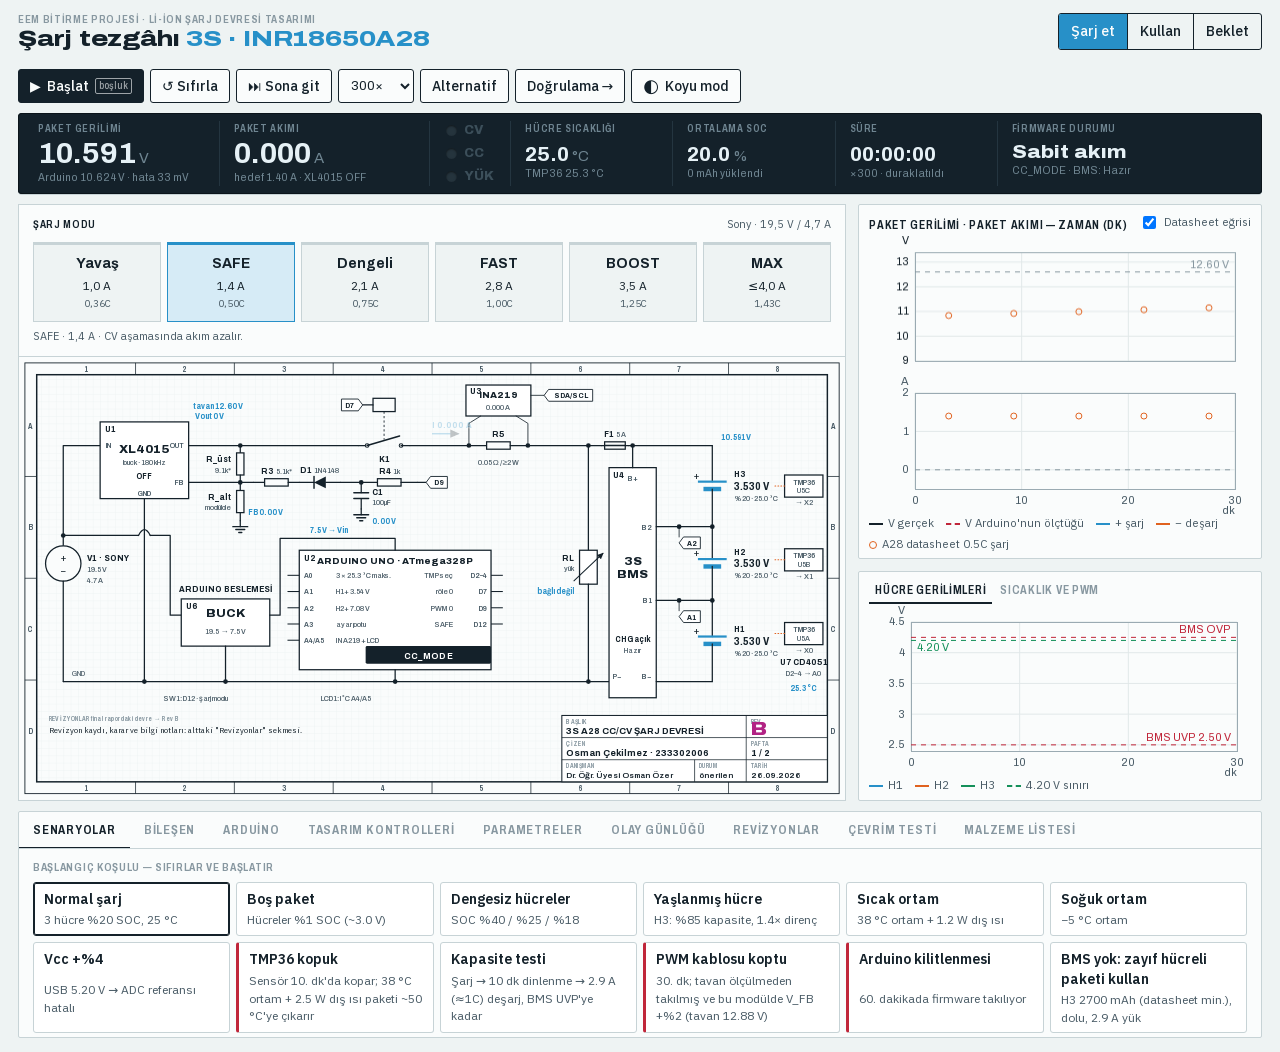
<file: index.html>
<!doctype html>
<html lang="tr">
<head>
<meta charset="utf-8">
<meta name="viewport" content="width=device-width,initial-scale=1">
<title>Şarj Tezgâhı — 3S A28</title>
<script src="assets/theme.js?v=20261004-dark-mode"></script>
<link rel="stylesheet" href="assets/bench.css?v=20261004-user-palette">
</head>
<body>
<div class="app chargeApp revB" id="app">

  <header class="top">
    <div class="title">
      <div class="eyebrow">EEM bitirme projesi · Li-ion şarj devresi tasarımı</div>
      <h1>Şarj tezgâhı <span>3S · INR18650A28</span></h1>
    </div>

    <div class="req" role="group" aria-label="Paket kullanımı">
      <button data-req="CHARGE" aria-pressed="true" title="Adaptör takılı, yük yok (C)">Şarj et</button>
      <button data-req="USE" aria-pressed="false" title="Adaptör çekili, 2.9 A yük (K)">Kullan</button>
      <button data-req="REST" aria-pressed="false" title="Adaptör ve yük yok (W)">Beklet</button>
    </div>

    <div class="transport">
      <button class="btn primary" id="play"><span id="playIcon">▶</span> <span id="playText">Başlat</span> <span class="k">boşluk</span></button>
      <button class="btn" id="reset">↺ Sıfırla</button>
      <button class="btn" id="toEnd" title="Şarj bitene kadar hızlıca çalıştır (en fazla 5 saat)">⏭ Sona git</button>
      <select class="speed" id="speed" aria-label="Simülasyon hızı">
        <option value="1">1×</option><option value="10">10×</option><option value="60">60×</option>
        <option value="300" selected>300×</option><option value="1200">1200×</option>
      </select>
      <a class="btn" href="alternatif.html">Alternatif</a>
      <a class="btn" href="dogrulama.html">Doğrulama →</a>
      <button class="btn theme-toggle" type="button" data-theme-toggle aria-pressed="false"><span aria-hidden="true">◐</span> Koyu mod</button>
    </div>
  </header>

  <section class="display" aria-label="Anlık değerler">
    <div class="rd"><span class="tag">Paket gerilimi</span><div class="num" id="rV">—</div><div class="sub" id="rVs">—</div></div>
    <div class="rd"><span class="tag" id="rItag">Paket akımı</span><div class="num" id="rI">—</div><div class="sub" id="rIs">—</div></div>
    <div class="leds" aria-label="Regülasyon modu">
      <div class="led cv" id="ledCV"><i></i>CV</div>
      <div class="led cc" id="ledCC"><i></i>CC</div>
      <div class="led dsg" id="ledDSG"><i></i>YÜK</div>
    </div>
    <div class="rd mid"><span class="tag">Hücre sıcaklığı</span><div class="num" id="rT">—</div><div class="sub" id="rTs">—</div></div>
    <div class="rd mid"><span class="tag">Ortalama SOC</span><div class="num" id="rS">—</div><div class="sub" id="rSs">—</div></div>
    <div class="rd mid"><span class="tag">Süre</span><div class="num" id="rt">—</div><div class="sub" id="rts">—</div></div>
    <div class="rd state" id="rStateBox"><span class="tag">Firmware durumu</span><div class="num" id="rState">—</div><div class="sub" id="rStates">—</div></div>
  </section>

  <main class="main">
    <section class="schematic-panel" aria-label="Şarj modu ve devre şeması">
      <div class="charge-controls">
        <div class="charge-heading"><span class="eyebrow">Şarj modu</span><span class="adapter-label" id="chargeAdapterLabel">Sony · 19,5 V / 4,7 A</span></div>
        <div class="charge-modes" id="chargeModes" role="group" aria-label="Şarj akımı modları">
            <button data-charge="1" aria-pressed="false"><strong>Yavaş</strong><span>1,0 A</span><small>0,36C</small></button>
            <button data-charge="1.4" aria-pressed="true"><strong>SAFE</strong><span>1,4 A</span><small>0,50C</small></button>
            <button data-charge="2.1" aria-pressed="false"><strong>Dengeli</strong><span>2,1 A</span><small>0,75C</small></button>
            <button data-charge="2.8" aria-pressed="false"><strong>FAST</strong><span>2,8 A</span><small>1,00C</small></button>
            <button data-charge="3.5" aria-pressed="false"><strong>BOOST</strong><span>3,5 A</span><small>1,25C</small></button>
            <button data-charge="4" aria-pressed="false"><strong>MAX</strong><span>≤4,0 A</span><small>1,43C</small></button>
        </div>
        <p id="chargeLimits" role="status">SAFE · 1,4 A</p>
      </div>
      <div class="sheet" id="sheet" aria-label="Devre şeması"></div>
    </section>

    <section class="plots">
      <div class="plot dual">
        <div class="plot-head">
          <span class="eyebrow">Paket gerilimi · paket akımı — zaman (dk)</span>
          <label class="chk"><input type="checkbox" id="showDs" checked> Datasheet eğrisi</label>
        </div>
        <div class="plotbox"><canvas id="chV" aria-label="Paket gerilimi grafiği"></canvas></div>
        <div class="plotbox"><canvas id="chI" aria-label="Paket akımı grafiği"></canvas></div>
        <div class="keys">
          <span><i style="color:var(--ink)"></i>V gerçek</span>
          <span><i class="dash" style="color:var(--fault)"></i>V Arduino'nun ölçtüğü</span>
          <span><i style="color:var(--a28)"></i>+ şarj</span>
          <span><i style="color:var(--cc)"></i>− deşarj</span>
          <span><i class="ring" style="color:var(--cc)"></i>A28 datasheet <span id="dsNote"></span></span>
        </div>
      </div>
      <div class="plot">
        <div class="plot-head">
          <div class="seg" role="group" aria-label="İkinci grafik">
            <button data-plot="cells" aria-pressed="true">Hücre gerilimleri</button>
            <button data-plot="temp" aria-pressed="false">Sıcaklık ve PWM</button>
          </div>
        </div>
        <div class="plotbox"><canvas id="ch2" aria-label="Hücre gerilimleri veya sıcaklık grafiği"></canvas></div>
        <div class="keys" id="keys2"></div>
      </div>
    </section>
  </main>

  <section class="drawer">
    <div class="tabs" role="tablist">
      <button class="tab" role="tab" data-tab="scen" aria-selected="true">Senaryolar</button>
      <button class="tab" role="tab" data-tab="part" aria-selected="false">Bileşen</button>
      <button class="tab" role="tab" data-tab="ard" aria-selected="false">Arduino</button>
      <button class="tab" role="tab" data-tab="checks" aria-selected="false">Tasarım kontrolleri<span class="cnt" id="checkCnt" hidden></span></button>
      <button class="tab" role="tab" data-tab="params" aria-selected="false">Parametreler</button>
      <button class="tab" role="tab" data-tab="log" aria-selected="false">Olay günlüğü</button>
      <button class="tab" role="tab" data-tab="rev" aria-selected="false">Revizyonlar</button>
      <button class="tab" role="tab" data-tab="cyc" aria-selected="false">Çevrim testi</button>
      <button class="tab" role="tab" data-tab="bom" aria-selected="false">Malzeme listesi</button>
    </div>

    <div class="panel" data-panel="scen">
      <div class="scen" id="scenList"></div>
    </div>
    <div class="panel" data-panel="part" hidden><div id="inspector"></div></div>
    <div class="panel" data-panel="ard" hidden>
      <div class="ard">
        <div>
          <div class="lcd" aria-label="LCD ekran"><div id="lcd1"></div><div id="lcd2"></div></div>
          <p class="hint">16×2 I²C LCD (A4/A5), firmware'in gösterdiği metin</p>
        </div>
        <div><table id="measTable"></table></div>
        <div>
          <div class="h4">Durum makinesi</div>
          <div class="fsm" id="fsm"></div>
          <p class="why-now" id="whyNow"></p>
        </div>
      </div>
    </div>
    <div class="panel" data-panel="checks" hidden><table id="checks"></table></div>
    <div class="panel" data-panel="params" hidden><div class="params" id="params"></div></div>
    <div class="panel" data-panel="log" hidden><div class="log" id="log"></div></div>
    <div class="panel" data-panel="rev" hidden><div id="revList"></div></div>
    <div class="panel" data-panel="bom" hidden><div id="bom"></div></div>
    <div class="panel" data-panel="cyc" hidden>
      <div class="cyc">
        <div class="cyc-ctl">
          <p class="hint" style="margin-top:0">Her çevrim: şarj → 30 dk dinlenme → 2.9 A kullanım (cihaz paket 9.0 V'ta keser) → depolama. Hücreler gerçekçi dağılımla başlar: kapasite, kendi kendine boşalma ve coulomb verimi farklı.</p>
          <label class="field"><span>Çevrim sayısı</span><input type="number" id="cycN" value="30" min="2" max="100"></label>
          <label class="field"><span>Depolama (gün / çevrim)</span><input type="number" id="cycRest" value="7" min="0" max="60"></label>
          <label class="field"><span>Cihaz düşük pil kesmesi</span><span><input type="number" id="cycCut" value="9.0" step="0.1" min="7.5" max="10.5"> V</span></label>
          <button class="btn primary" id="cycRun">BMS var ↔ yok karşılaştır</button>
          <div class="cyc-prog"><i id="cycProg"></i></div>
          <div id="cycSum" class="cyc-sum"></div>
        </div>
        <div class="cyc-chart"><div class="h4">Dolu pakette hücreler arası SOC farkı (%)<span class="keys" style="display:inline-flex;margin-left:10px"><span><i style="color:var(--cv)"></i>BMS var</span><span><i style="color:var(--fault)"></i>BMS yok</span></span></div><div class="plotbox"><canvas id="cycSpread"></canvas></div></div>
        <div class="cyc-chart"><div class="h4">Deşarj sonunda en düşük hücre (V)<span class="keys" style="display:inline-flex;margin-left:10px"><span><i style="color:var(--cv)"></i>BMS var</span><span><i style="color:var(--fault)"></i>BMS yok</span></span></div><div class="plotbox"><canvas id="cycMin"></canvas></div></div>
      </div>
    </div>
  </section>
</div>

<script src="assets/a28-model.js?v=20260926-six-modes"></script>
<script src="assets/ina219-model.js?v=20260926-six-modes"></script>
<script src="assets/charger-a.js?v=20260926-six-modes"></script>
<script src="assets/charge-controls.js?v=20260926-six-modes"></script>
<script src="assets/scenarios-a.js?v=20260926-six-modes"></script>
<script src="assets/charts.js?v=20261004-dark-mode"></script>
<script src="assets/schematic.js?v=20260926-six-modes"></script>
<script src="assets/bom.js?v=20260926-six-modes"></script>
<script src="assets/bench.js?v=20261004-dark-mode"></script>
</body>
</html>
</file>
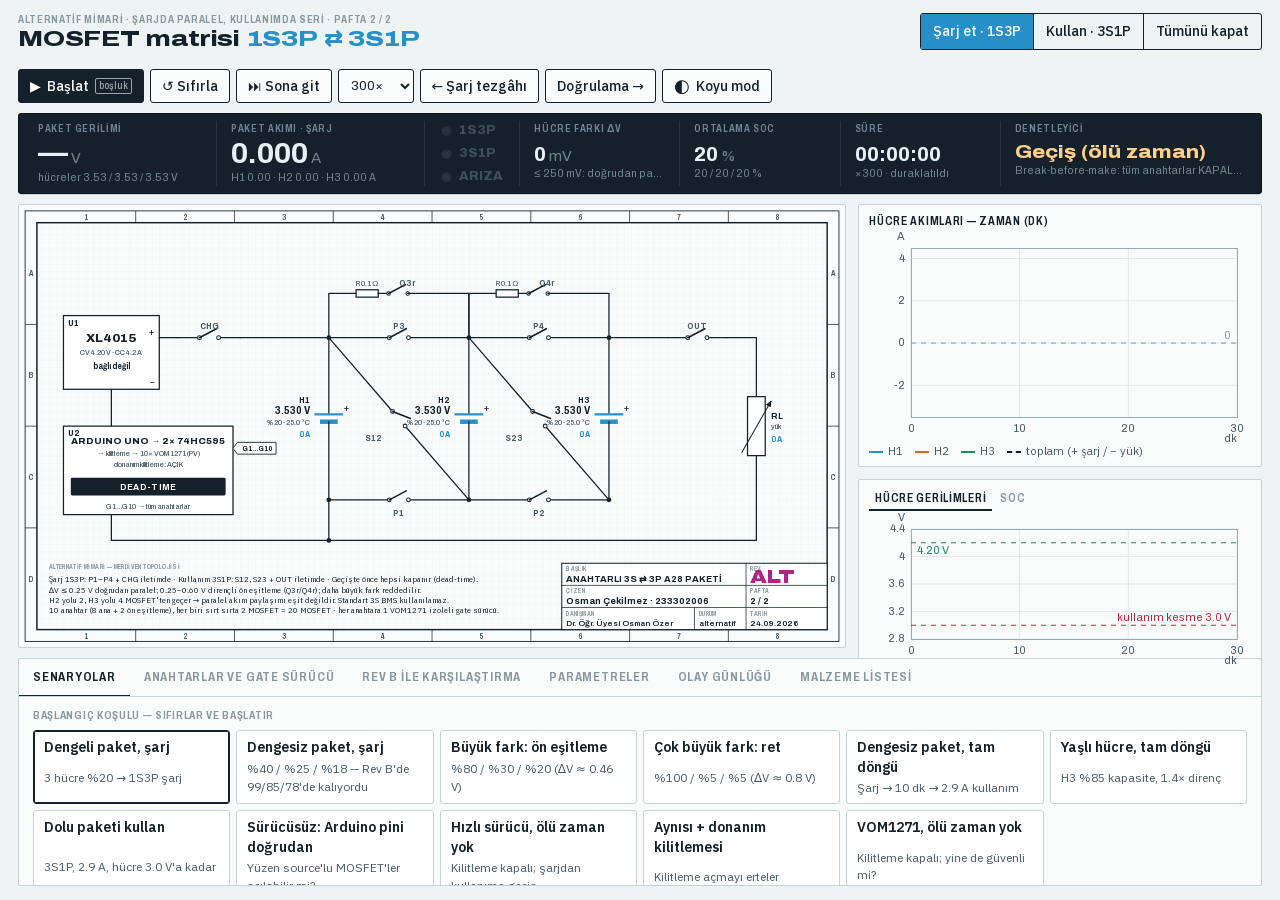
<file: alternatif.html>
<!doctype html>
<html lang="tr">
<head>
<meta charset="utf-8">
<meta name="viewport" content="width=device-width,initial-scale=1">
<title>Alternatif Mimari — MOSFET Matrisi</title>
<script src="assets/theme.js?v=20261004-dark-mode"></script>
<link rel="stylesheet" href="assets/bench.css?v=20261004-user-palette">
</head>
<body>
<div class="app" id="app">

  <header class="top">
    <div class="title">
      <div class="eyebrow">Alternatif mimari · şarjda paralel, kullanımda seri · pafta 2 / 2</div>
      <h1>MOSFET matrisi <span>1S3P ⇄ 3S1P</span></h1>
    </div>

    <div class="req" role="group" aria-label="Paket modu isteği">
      <button data-req="CHARGE" aria-pressed="false">Şarj et · 1S3P</button>
      <button data-req="USE" aria-pressed="false">Kullan · 3S1P</button>
      <button data-req="IDLE" aria-pressed="true">Tümünü kapat</button>
    </div>

    <div class="transport">
      <button class="btn primary" id="play"><span id="playIcon">▶</span> <span id="playText">Başlat</span> <span class="k">boşluk</span></button>
      <button class="btn" id="reset">↺ Sıfırla</button>
      <button class="btn" id="toEnd" title="Mevcut işlem bitene kadar hızlıca çalıştır">⏭ Sona git</button>
      <select class="speed" id="speed" aria-label="Simülasyon hızı">
        <option value="1">1×</option><option value="10">10×</option><option value="60">60×</option>
        <option value="300" selected>300×</option><option value="1200">1200×</option>
      </select>
      <a class="btn" href="index.html">← Şarj tezgâhı</a>
      <a class="btn" href="dogrulama.html">Doğrulama →</a>
      <button class="btn theme-toggle" type="button" data-theme-toggle aria-pressed="false"><span aria-hidden="true">◐</span> Koyu mod</button>
    </div>
  </header>

  <section class="display" aria-label="Anlık değerler">
    <div class="rd"><span class="tag" id="rVtag">Paket gerilimi</span><div class="num" id="rV">—</div><div class="sub" id="rVs">—</div></div>
    <div class="rd"><span class="tag" id="rItag">Paket akımı</span><div class="num" id="rI">—</div><div class="sub" id="rIs">—</div></div>
    <div class="leds" aria-label="Topoloji">
      <div class="led par" id="ledPar"><i></i>1S3P</div>
      <div class="led ser" id="ledSer"><i></i>3S1P</div>
      <div class="led flt" id="ledFlt"><i></i>ARIZA</div>
    </div>
    <div class="rd mid"><span class="tag">Hücre farkı ΔV</span><div class="num" id="rD">—</div><div class="sub" id="rDs">—</div></div>
    <div class="rd mid"><span class="tag">Ortalama SOC</span><div class="num" id="rS">—</div><div class="sub" id="rSs">—</div></div>
    <div class="rd mid"><span class="tag">Süre</span><div class="num" id="rt">—</div><div class="sub" id="rts">—</div></div>
    <div class="rd state" id="rStateBox"><span class="tag">Denetleyici</span><div class="num" id="rState">—</div><div class="sub" id="rStates">—</div></div>
  </section>

  <main class="main">
    <section class="sheet" id="sheet" aria-label="MOSFET matrisi şeması"></section>
    <section class="plots">
      <div class="plot">
        <div class="plot-head"><span class="eyebrow">Hücre akımları — zaman (dk)</span></div>
        <div class="plotbox"><canvas id="chI" aria-label="Hücre akımları grafiği"></canvas></div>
        <div class="keys"><span><i style="color:var(--c1)"></i>H1</span><span><i style="color:var(--c2)"></i>H2</span><span><i style="color:var(--c3)"></i>H3</span><span><i class="dash" style="color:var(--ink)"></i>toplam (+ şarj / − yük)</span></div>
      </div>
      <div class="plot">
        <div class="plot-head">
          <div class="seg" role="group" aria-label="İkinci grafik">
            <button data-plot="v" aria-pressed="true">Hücre gerilimleri</button>
            <button data-plot="soc" aria-pressed="false">SOC</button>
          </div>
        </div>
        <div class="plotbox"><canvas id="ch2" aria-label="Hücre gerilimi veya SOC grafiği"></canvas></div>
        <div class="keys"><span><i style="color:var(--c1)"></i>H1</span><span><i style="color:var(--c2)"></i>H2</span><span><i style="color:var(--c3)"></i>H3</span></div>
      </div>
    </section>
  </main>

  <section class="drawer">
    <div class="tabs" role="tablist">
      <button class="tab" role="tab" data-tab="scen" aria-selected="true">Senaryolar</button>
      <button class="tab" role="tab" data-tab="gates" aria-selected="false">Anahtarlar ve gate sürücü</button>
      <button class="tab" role="tab" data-tab="cmp" aria-selected="false">Rev B ile karşılaştırma</button>
      <button class="tab" role="tab" data-tab="params" aria-selected="false">Parametreler</button>
      <button class="tab" role="tab" data-tab="log" aria-selected="false">Olay günlüğü</button>
      <button class="tab" role="tab" data-tab="bom" aria-selected="false">Malzeme listesi</button>
    </div>
    <div class="panel" data-panel="scen"><div class="scen" id="scenList"></div></div>
    <div class="panel" data-panel="gates" hidden>
      <div class="gd">
        <section class="gd-arch">
          <div class="h4">Sürme mimarisi</div>
          <ol class="flow">
            <li><b>Arduino</b>: D2 veri · D3 saat · D4 mandal · D5 OE (4 pin)</li>
            <li><b>2× 74HC595</b>: 10 gate biti. OE pull-up'lı → Arduino resetlenirse tüm çıkışlar kapalı</li>
            <li><b>Grup beslemesi kilidi</b>: PAR ve SER sürücü LED'leri ayrı beslemeden; biri sönmeden diğeri açılamaz (<span id="gdHw">5 ms</span> gecikme)</li>
            <li id="gdDrvLi"><b>10× VOM1271</b> fotovoltaik sürücü: LED 10 mA → izoleli ~8.4 V gate gerilimi</li>
            <li><b>Her anahtar</b>: sırt sırta 2 N-MOSFET, ortak source. Kapalıyken iki yönde de bloklar</li>
          </ol>
          <div id="gdParams"></div>
        </section>
        <section>
          <div class="h4">Moda göre gate komutları</div>
          <table class="gates" id="gateTable"></table>
          <div class="h4" style="margin-top:10px">Anahtar başına sürme koşulu</div>
          <table class="gates drv" id="drvTable"></table>
        </section>
        <section>
          <div class="h4">Son geçişin zamanlaması</div>
          <div id="timing"></div>
          <p class="hint" id="timingNote"></p>
        </section>
      </div>
    </div>
    <div class="panel" data-panel="cmp" hidden><div id="cmp"><p class="empty">Hesaplanıyor…</p></div></div>
    <div class="panel" data-panel="params" hidden><div class="params" id="params"></div></div>
    <div class="panel" data-panel="log" hidden><div class="log" id="log"></div></div>
    <div class="panel" data-panel="bom" hidden><div id="bom"></div></div>
  </section>
</div>

<script src="assets/a28-model.js?v=20260926-six-modes"></script>
<script src="assets/ina219-model.js?v=20260926-six-modes"></script>
<script src="assets/charger-a.js?v=20260926-six-modes"></script>
<script src="assets/scenarios-a.js?v=20260926-six-modes"></script>
<script src="assets/reconfig-model.js?v=20260926-six-modes"></script>
<script src="assets/charts.js?v=20261004-dark-mode"></script>
<script src="assets/schematic.js?v=20260926-six-modes"></script>
<script src="assets/schematic-c.js?v=20260926-six-modes"></script>
<script src="assets/bom.js?v=20260926-six-modes"></script>
<script src="assets/alt.js?v=20261004-dark-mode"></script>
</body>
</html>
</file>
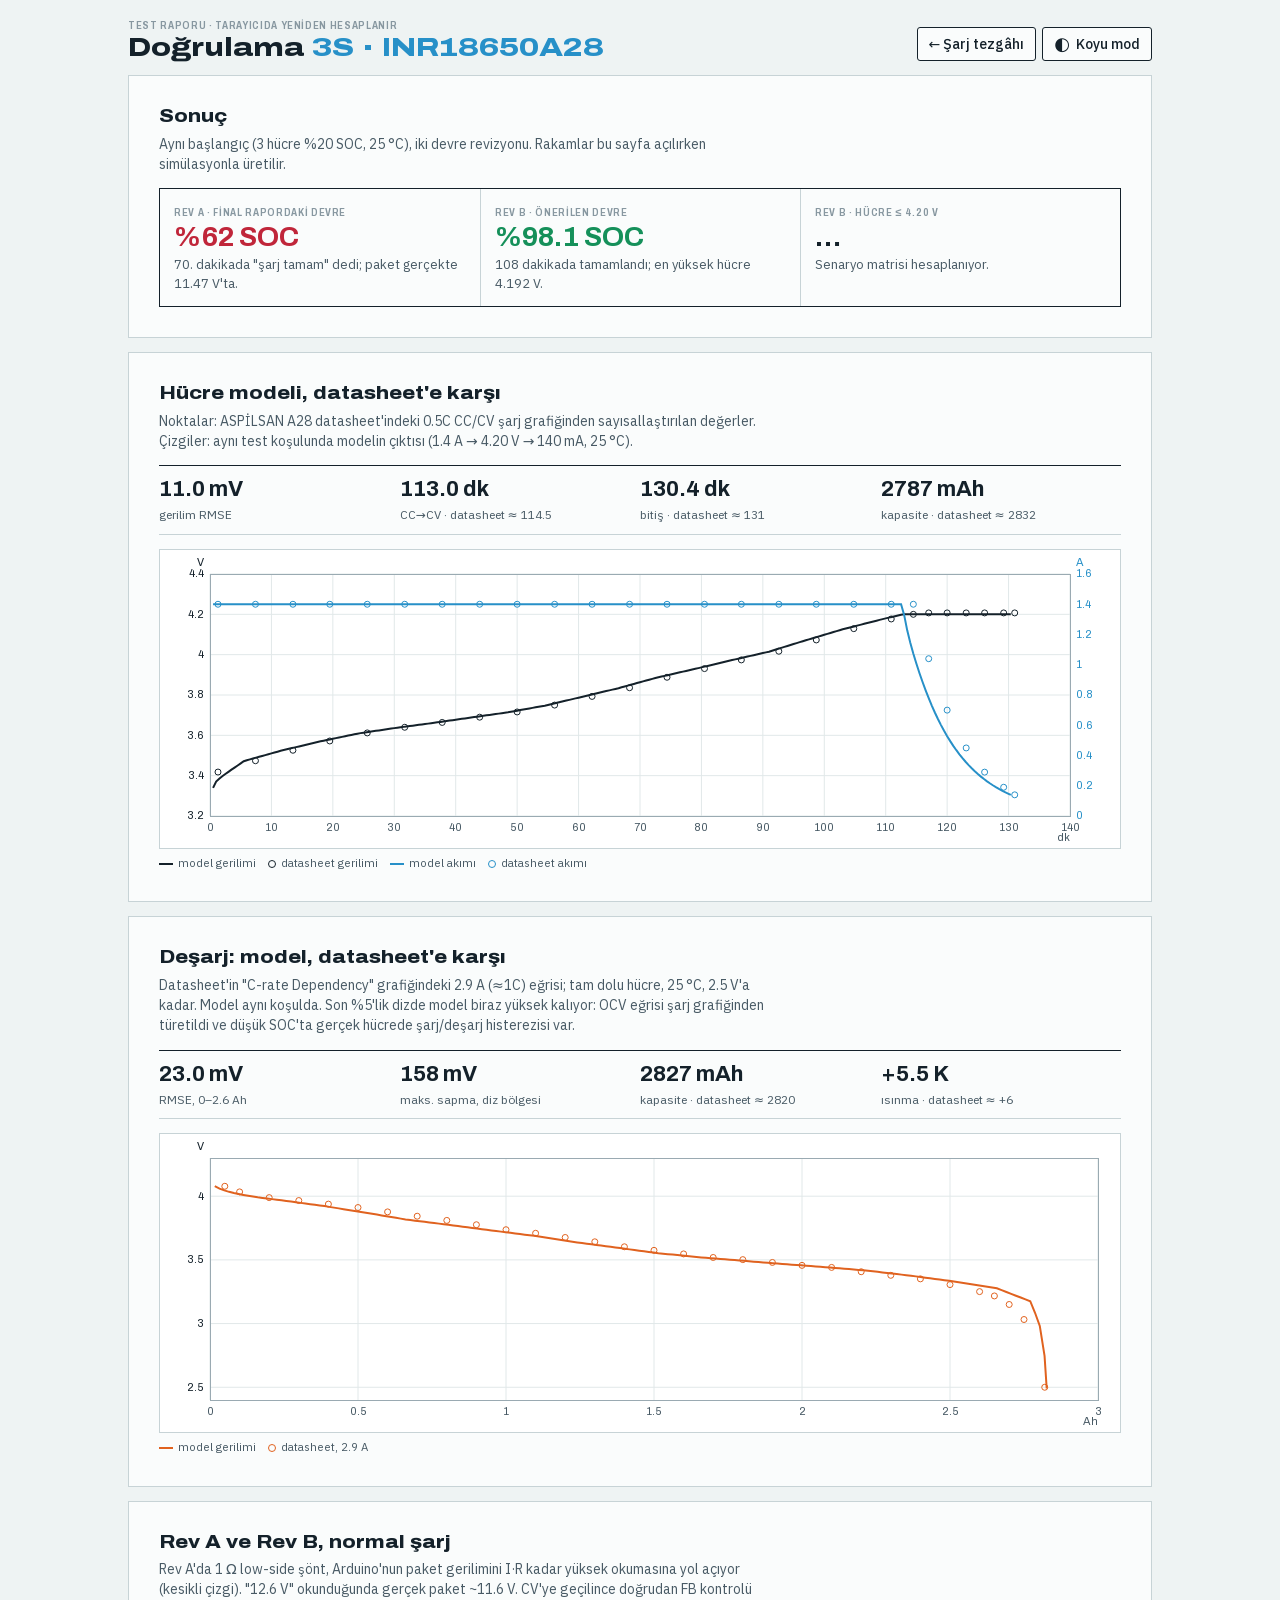
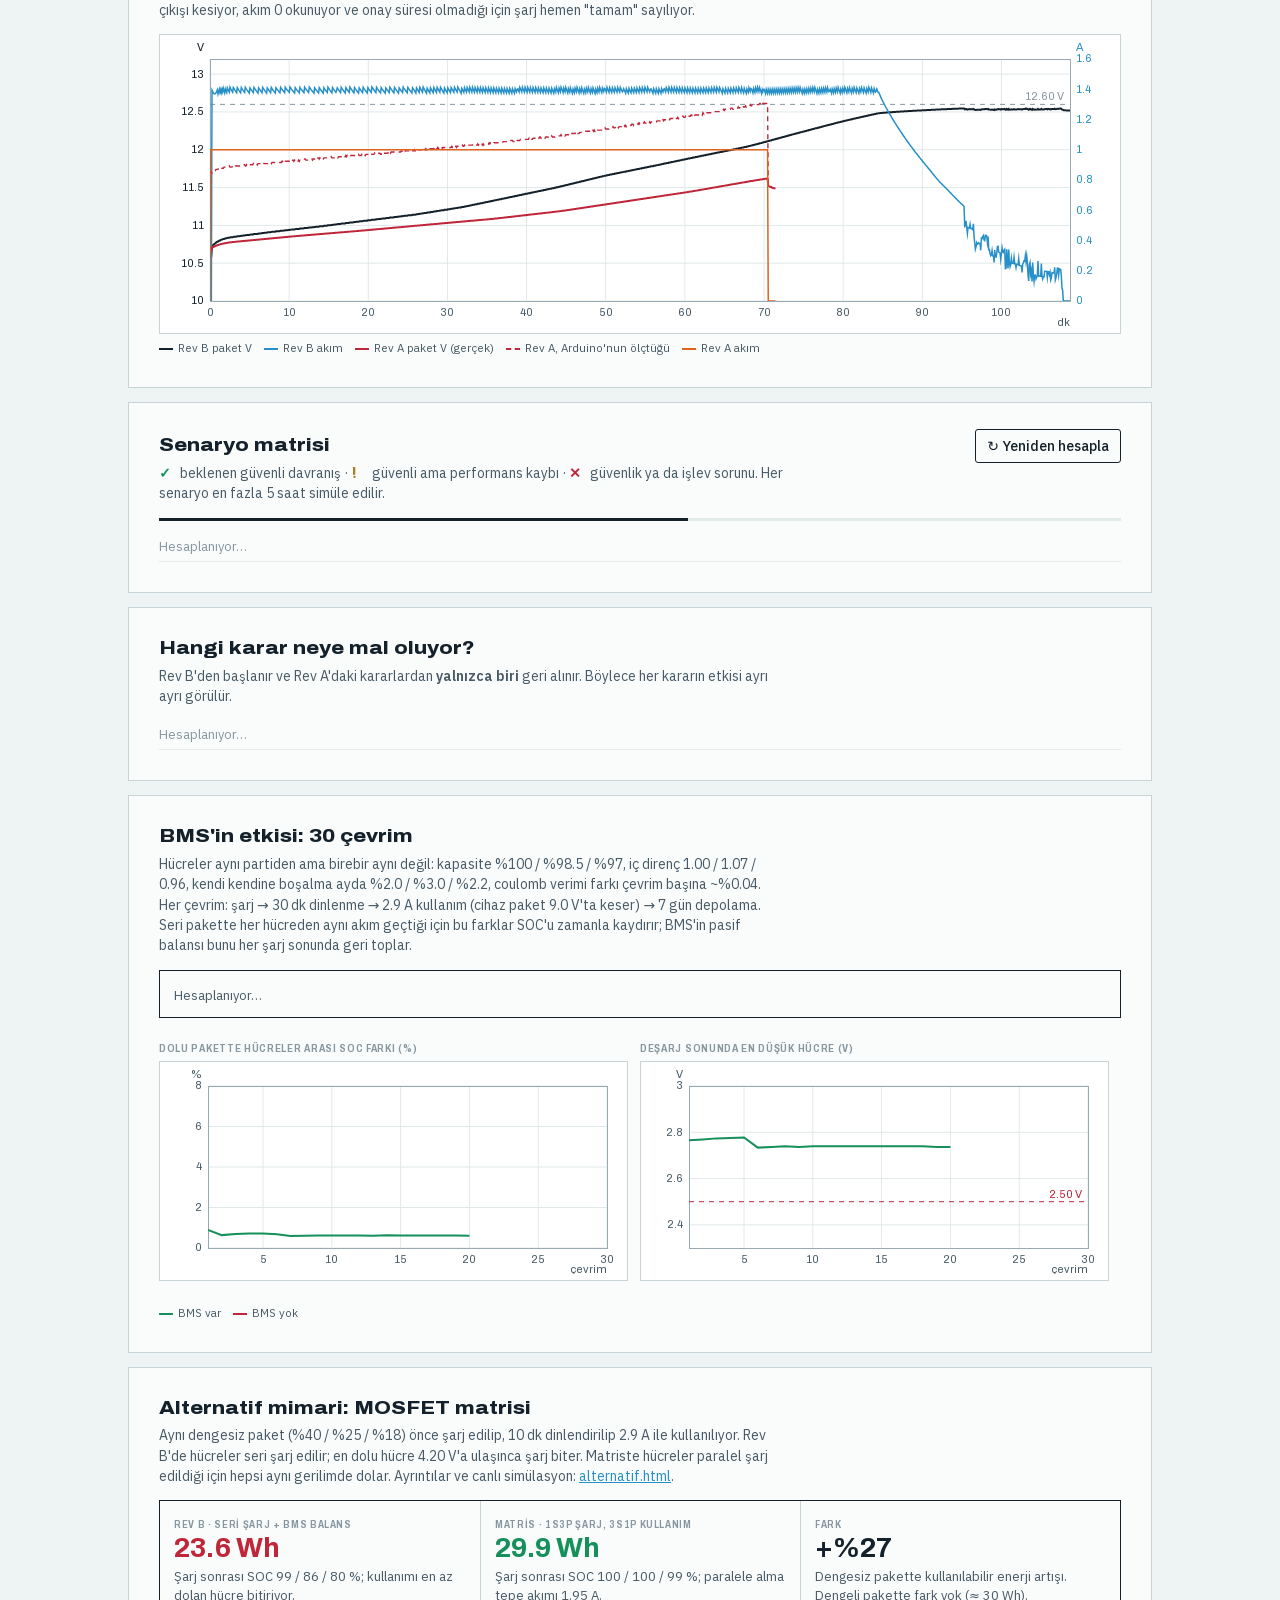
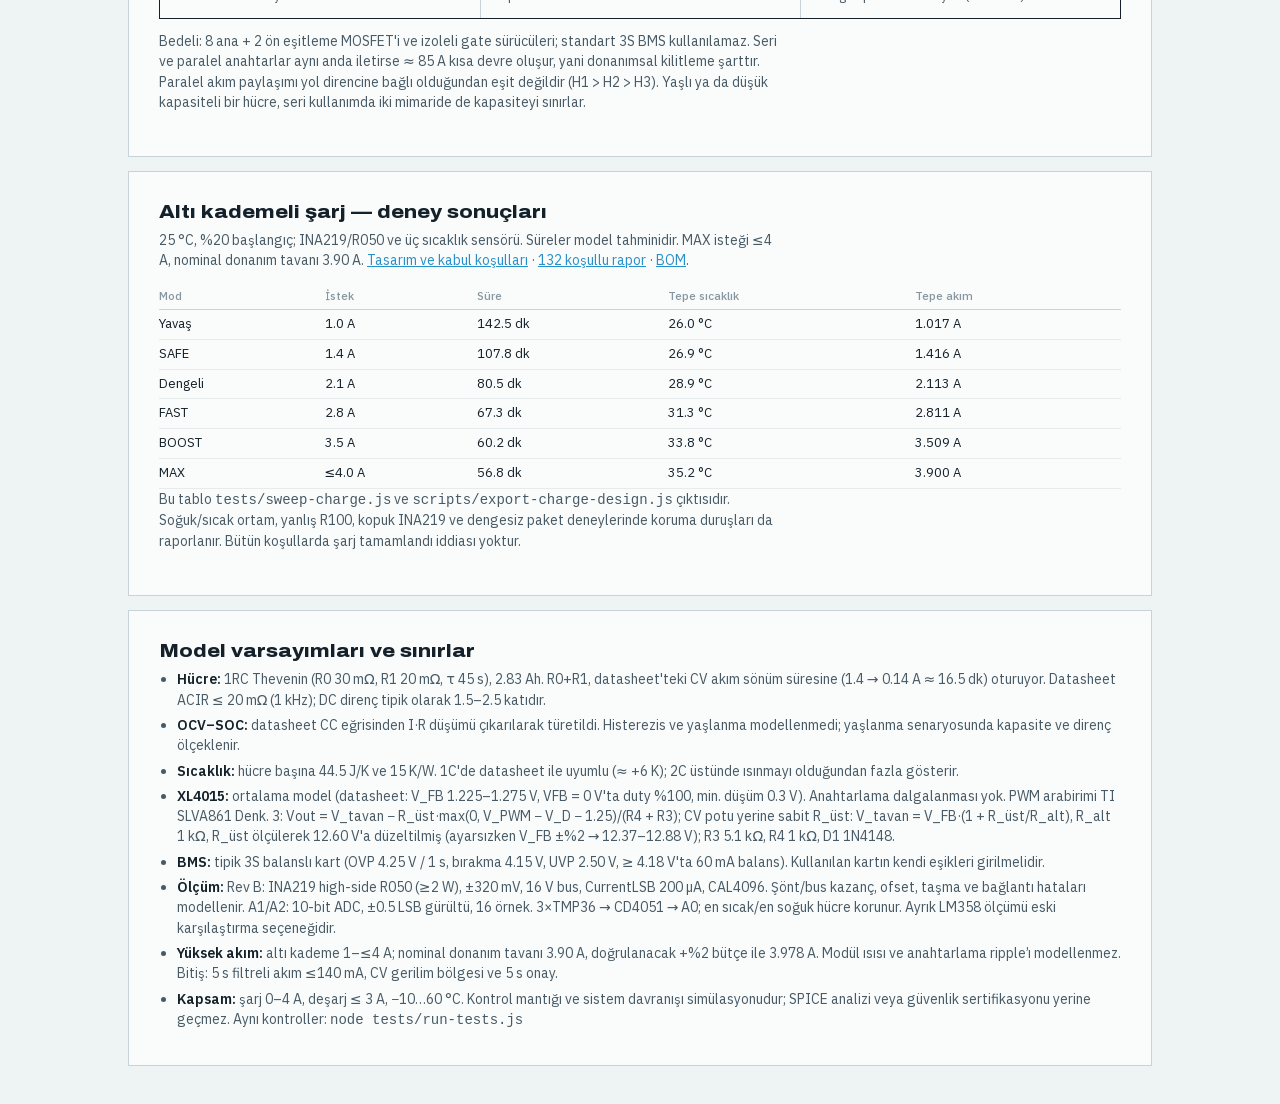
<file: dogrulama.html>
<!doctype html>
<html lang="tr">
<head>
<meta charset="utf-8">
<meta name="viewport" content="width=device-width,initial-scale=1">
<title>Doğrulama Raporu — 3S A28</title>
<script src="assets/theme.js?v=20261004-dark-mode"></script>
<link rel="stylesheet" href="assets/bench.css?v=20261004-user-palette">
<style>
  body { background: var(--paper); }
  .doc { max-width: 1060px; margin: 0 auto; padding: 18px 18px 40px; }
  .doc-top { display: flex; justify-content: space-between; align-items: flex-end; gap: 16px; flex-wrap: wrap; margin-bottom: 14px; }
  .doc-top h1 { margin: 0; font-family: var(--font-display); font-stretch: 125%; font-weight: 800; font-size: 26px; line-height: 1.05; }
  .doc-top h1 span { color: var(--a28); }
  .page { background: var(--sheet); border: 1px solid var(--rule); padding: 26px 30px 30px; }
  .page + .page { margin-top: 14px; }
  .page h2 { margin: 0 0 4px; font-family: var(--font-display); font-stretch: 112%; font-weight: 800; font-size: 19px; }
  .page .lead { color: var(--ink-2); margin: 0 0 14px; max-width: 78ch; }
  .verdict-box { display: grid; grid-template-columns: repeat(3, minmax(0, 1fr)); border: 1.5px solid var(--ink); }
  .verdict-box > div { padding: 12px 14px; border-left: 1px solid var(--rule); }
  .verdict-box > div:first-child { border-left: 0; }
  .verdict-box .big { font-family: var(--font-data); font-weight: 700; font-size: 28px; line-height: 1.1; font-variant-numeric: tabular-nums; }
  .verdict-box .big.bad { color: var(--fault); } .verdict-box .big.ok { color: var(--cv); }
  .verdict-box p { margin: 4px 0 0; font-size: 13px; color: var(--ink-2); }
  .stats { display: grid; grid-template-columns: repeat(4, minmax(0, 1fr)); gap: 0; border-top: 1.5px solid var(--ink); border-bottom: 1px solid var(--rule); margin: 6px 0 14px; }
  .stats > div { padding: 8px 12px 10px 0; }
  .stats .v { font-family: var(--font-data); font-weight: 700; font-size: 22px; font-variant-numeric: tabular-nums; }
  .stats .s { font-size: 12px; color: var(--ink-2); }
  .chartbox { height: 300px; border: 1px solid var(--rule); background: var(--surface); position: relative; }
  .chartbox canvas { position: absolute; inset: 6px 8px; width: calc(100% - 16px); height: calc(100% - 12px); display: block; }
  .matrix td { font-size: 13px; }
  .matrix .nums { color: var(--ink-3); font-size: 11.5px; font-family: var(--font-data); font-stretch: 87%; font-variant-numeric: tabular-nums; }
  .mk { font-family: var(--font-mono); font-weight: 700; width: 18px; display: inline-block; }
  .mk.ok { color: var(--cv); } .mk.warn { color: var(--warn); } .mk.bad { color: var(--fault); }
  .progress { height: 3px; background: var(--grid); margin: 8px 0 12px; } .progress i { display: block; height: 100%; width: 0; background: var(--ink); transition: width .2s; }
  ul.assume { margin: 0; padding-left: 18px; color: var(--ink-2); } ul.assume li { margin: 5px 0; } ul.assume b { color: var(--ink); }
  .keys { margin-top: 6px; }
  @media (max-width: 720px) {
    .page { padding: 18px 16px; }
    .verdict-box, .stats { grid-template-columns: minmax(0, 1fr); }
    .verdict-box > div { border-left: 0; border-top: 1px solid var(--rule); }
    .table-scroll { overflow-x: auto; }
  }
</style>
</head>
<body>
<div class="doc">
  <div class="doc-top">
    <div>
      <div class="eyebrow" style="font-size:11px;color:var(--ink-3)">Test raporu · tarayıcıda yeniden hesaplanır</div>
      <h1>Doğrulama <span>3S · INR18650A28</span></h1>
    </div>
    <div class="transport">
      <a class="btn" href="index.html">← Şarj tezgâhı</a>
      <button class="btn theme-toggle" type="button" data-theme-toggle aria-pressed="false"><span aria-hidden="true">◐</span> Koyu mod</button>
    </div>
  </div>

  <section class="page">
    <h2>Sonuç</h2>
    <p class="lead">Aynı başlangıç (3 hücre %20 SOC, 25 °C), iki devre revizyonu. Rakamlar bu sayfa açılırken simülasyonla üretilir.</p>
    <div class="verdict-box" id="verdict"></div>
  </section>

  <section class="page">
    <h2>Hücre modeli, datasheet'e karşı</h2>
    <p class="lead">Noktalar: ASPİLSAN A28 datasheet'indeki 0.5C CC/CV şarj grafiğinden sayısallaştırılan değerler. Çizgiler: aynı test koşulunda modelin çıktısı (1.4 A → 4.20 V → 140 mA, 25 °C).</p>
    <div class="stats" id="cellStats"></div>
    <div class="chartbox"><canvas id="chCell"></canvas></div>
    <div class="keys"><span><i style="color:var(--ink)"></i>model gerilimi</span><span><i class="ring" style="color:var(--ink)"></i>datasheet gerilimi</span><span><i style="color:var(--a28)"></i>model akımı</span><span><i class="ring" style="color:var(--a28)"></i>datasheet akımı</span></div>
  </section>

  <section class="page">
    <h2>Deşarj: model, datasheet'e karşı</h2>
    <p class="lead">Datasheet'in "C-rate Dependency" grafiğindeki 2.9 A (≈1C) eğrisi; tam dolu hücre, 25 °C, 2.5 V'a kadar. Model aynı koşulda. Son %5'lik dizde model biraz yüksek kalıyor: OCV eğrisi şarj grafiğinden türetildi ve düşük SOC'ta gerçek hücrede şarj/deşarj histerezisi var.</p>
    <div class="stats" id="dsgStats"></div>
    <div class="chartbox"><canvas id="chDsg"></canvas></div>
    <div class="keys"><span><i style="color:var(--cc)"></i>model gerilimi</span><span><i class="ring" style="color:var(--cc)"></i>datasheet, 2.9 A</span></div>
  </section>

  <section class="page">
    <h2>Rev A ve Rev B, normal şarj</h2>
    <p class="lead">Rev A'da 1 Ω low-side şönt, Arduino'nun paket gerilimini I·R kadar yüksek okumasına yol açıyor (kesikli çizgi). "12.6 V" okunduğunda gerçek paket ~11.6 V. CV'ye geçilince doğrudan FB kontrolü çıkışı kesiyor, akım 0 okunuyor ve onay süresi olmadığı için şarj hemen "tamam" sayılıyor.</p>
    <div class="chartbox"><canvas id="chCmp"></canvas></div>
    <div class="keys"><span><i style="color:var(--ink)"></i>Rev B paket V</span><span><i style="color:var(--a28)"></i>Rev B akım</span><span><i style="color:var(--fault)"></i>Rev A paket V (gerçek)</span><span><i class="dash" style="color:var(--fault)"></i>Rev A, Arduino'nun ölçtüğü</span><span><i style="color:var(--cc)"></i>Rev A akım</span></div>
  </section>

  <section class="page">
    <div style="display:flex;justify-content:space-between;align-items:baseline;gap:10px;flex-wrap:wrap"><h2>Senaryo matrisi</h2><button class="btn" id="rerun">↻ Yeniden hesapla</button></div>
    <p class="lead"><span class="mk ok">✓</span> beklenen güvenli davranış · <span class="mk warn">!</span> güvenli ama performans kaybı · <span class="mk bad">✕</span> güvenlik ya da işlev sorunu. Her senaryo en fazla 5 saat simüle edilir.</p>
    <div class="progress"><i id="prog"></i></div>
    <div class="table-scroll"><table class="matrix" id="matrix"></table></div>
  </section>

  <section class="page">
    <h2>Hangi karar neye mal oluyor?</h2>
    <p class="lead">Rev B'den başlanır ve Rev A'daki kararlardan <b>yalnızca biri</b> geri alınır. Böylece her kararın etkisi ayrı ayrı görülür.</p>
    <div class="table-scroll"><table class="matrix" id="ablation"></table></div>
  </section>

  <section class="page">
    <h2>BMS'in etkisi: 30 çevrim</h2>
    <p class="lead">Hücreler aynı partiden ama birebir aynı değil: kapasite %100 / %98.5 / %97, iç direnç 1.00 / 1.07 / 0.96, kendi kendine boşalma ayda %2.0 / %3.0 / %2.2, coulomb verimi farkı çevrim başına ~%0.04. Her çevrim: şarj → 30 dk dinlenme → 2.9 A kullanım (cihaz paket 9.0 V'ta keser) → 7 gün depolama. Seri pakette her hücreden aynı akım geçtiği için bu farklar SOC'u zamanla kaydırır; BMS'in pasif balansı bunu her şarj sonunda geri toplar.</p>
    <div class="verdict-box" id="cycBox"><div><p class="empty">Hesaplanıyor…</p></div></div>
    <div class="stats" style="grid-template-columns:1fr 1fr;border:0;margin-top:14px">
      <div><div class="h4" style="margin-bottom:4px">Dolu pakette hücreler arası SOC farkı (%)</div><div class="chartbox" style="height:220px"><canvas id="chCycS"></canvas></div></div>
      <div><div class="h4" style="margin-bottom:4px">Deşarj sonunda en düşük hücre (V)</div><div class="chartbox" style="height:220px"><canvas id="chCycM"></canvas></div></div>
    </div>
    <div class="keys"><span><i style="color:var(--cv)"></i>BMS var</span><span><i style="color:var(--fault)"></i>BMS yok</span></div>
  </section>

  <section class="page">
    <h2>Alternatif mimari: MOSFET matrisi</h2>
    <p class="lead">Aynı dengesiz paket (%40 / %25 / %18) önce şarj edilip, 10 dk dinlendirilip 2.9 A ile kullanılıyor. Rev B'de hücreler seri şarj edilir; en dolu hücre 4.20 V'a ulaşınca şarj biter. Matriste hücreler paralel şarj edildiği için hepsi aynı gerilimde dolar. Ayrıntılar ve canlı simülasyon: <a href="alternatif.html">alternatif.html</a>.</p>
    <div class="verdict-box" id="altBox"><div><p class="empty">Hesaplanıyor…</p></div></div>
    <p class="lead" style="margin-top:12px">Bedeli: 8 ana + 2 ön eşitleme MOSFET'i ve izoleli gate sürücüleri; standart 3S BMS kullanılamaz. Seri ve paralel anahtarlar aynı anda iletirse ≈ 85 A kısa devre oluşur, yani donanımsal kilitleme şarttır. Paralel akım paylaşımı yol direncine bağlı olduğundan eşit değildir (H1 &gt; H2 &gt; H3). Yaşlı ya da düşük kapasiteli bir hücre, seri kullanımda iki mimaride de kapasiteyi sınırlar.</p>
  </section>

  <section class="page">
    <h2>Altı kademeli şarj — deney sonuçları</h2>
    <p class="lead">25 °C, %20 başlangıç; INA219/R050 ve üç sıcaklık sensörü. Süreler model tahminidir. MAX isteği ≤4 A, nominal donanım tavanı 3.90 A. <a href="docs/CHARGE_DESIGN.md">Tasarım ve kabul koşulları</a> · <a href="docs/CHARGE_RESULTS.md">132 koşullu rapor</a> · <a href="docs/BOM.md">BOM</a>.</p>
    <table id="chargeValidation"><thead><tr><th>Mod</th><th>İstek</th><th>Süre</th><th>Tepe sıcaklık</th><th>Tepe akım</th></tr></thead><tbody></tbody></table>
    <p class="lead">Bu tablo <code>tests/sweep-charge.js</code> ve <code>scripts/export-charge-design.js</code> çıktısıdır. Soğuk/sıcak ortam, yanlış R100, kopuk INA219 ve dengesiz paket deneylerinde koruma duruşları da raporlanır. Bütün koşullarda şarj tamamlandı iddiası yoktur.</p>
  </section>

  <section class="page">
    <h2>Model varsayımları ve sınırlar</h2>
    <ul class="assume">
      <li><b>Hücre:</b> 1RC Thevenin (R0 30 mΩ, R1 20 mΩ, τ 45 s), 2.83 Ah. R0+R1, datasheet'teki CV akım sönüm süresine (1.4 → 0.14 A ≈ 16.5 dk) oturuyor. Datasheet ACIR ≤ 20 mΩ (1 kHz); DC direnç tipik olarak 1.5–2.5 katıdır.</li>
      <li><b>OCV–SOC:</b> datasheet CC eğrisinden I·R düşümü çıkarılarak türetildi. Histerezis ve yaşlanma modellenmedi; yaşlanma senaryosunda kapasite ve direnç ölçeklenir.</li>
      <li><b>Sıcaklık:</b> hücre başına 44.5 J/K ve 15 K/W. 1C'de datasheet ile uyumlu (≈ +6 K); 2C üstünde ısınmayı olduğundan fazla gösterir.</li>
      <li><b>XL4015:</b> ortalama model (datasheet: V_FB 1.225–1.275 V, VFB = 0 V'ta duty %100, min. düşüm 0.3 V). Anahtarlama dalgalanması yok. PWM arabirimi TI SLVA861 Denk. 3: Vout = V_tavan − R_üst·max(0, V_PWM − V_D − 1.25)/(R4 + R3); CV potu yerine sabit R_üst: V_tavan = V_FB·(1 + R_üst/R_alt), R_alt 1 kΩ, R_üst ölçülerek 12.60 V'a düzeltilmiş (ayarsızken V_FB ±%2 → 12.37–12.88 V); R3 5.1 kΩ, R4 1 kΩ, D1 1N4148.</li>
      <li><b>BMS:</b> tipik 3S balanslı kart (OVP 4.25 V / 1 s, bırakma 4.15 V, UVP 2.50 V, ≥ 4.18 V'ta 60 mA balans). Kullanılan kartın kendi eşikleri girilmelidir.</li>
      <li><b>Ölçüm:</b> Rev B: INA219 high-side R050 (≥2 W), ±320 mV, 16 V bus, CurrentLSB 200 µA, CAL4096. Şönt/bus kazanç, ofset, taşma ve bağlantı hataları modellenir. A1/A2: 10-bit ADC, ±0.5 LSB gürültü, 16 örnek. 3×TMP36 → CD4051 → A0; en sıcak/en soğuk hücre korunur. Ayrık LM358 ölçümü eski karşılaştırma seçeneğidir.</li>
      <li><b>Yüksek akım:</b> altı kademe 1–≤4 A; nominal donanım tavanı 3.90 A, doğrulanacak +%2 bütçe ile 3.978 A. Modül ısısı ve anahtarlama ripple’ı modellenmez. Bitiş: 5 s filtreli akım ≤140 mA, CV gerilim bölgesi ve 5 s onay.</li>
      <li><b>Kapsam:</b> şarj 0–4 A, deşarj ≤ 3 A, −10…60 °C. Kontrol mantığı ve sistem davranışı simülasyonudur; SPICE analizi veya güvenlik sertifikasyonu yerine geçmez. Aynı kontroller: <code>node tests/run-tests.js</code></li>
    </ul>
  </section>
</div>

<script src="assets/a28-model.js?v=20260926-six-modes"></script>
<script src="assets/ina219-model.js?v=20260926-six-modes"></script>
<script src="assets/charger-a.js?v=20260926-six-modes"></script>
<script src="assets/scenarios-a.js?v=20260926-six-modes"></script>
<script src="assets/reconfig-model.js?v=20260926-six-modes"></script>
<script src="assets/charts.js?v=20261004-dark-mode"></script>
<script src="assets/charge-results.js?v=20260926-six-modes"></script>
<script>
(function () {
  'use strict';
  const $ = id => document.getElementById(id);
  const fmt = (x, d = 2) => Number.isFinite(x) ? x.toFixed(d) : '—';
  const icon = { ok: '✓', warn: '!', bad: '✕' };
  const avg = a => a.reduce((x, y) => x + y, 0) / a.length;

  $('chargeValidation').querySelector('tbody').innerHTML = ChargeResults.rows.map(r =>
    `<tr><td>${r.name}</td><td>${r.amps === 4 ? '≤' : ''}${fmt(r.amps, 1)} A</td><td>${fmt(r.minutes, 1)} dk</td><td>${fmt(r.peakTemp, 1)} °C</td><td>${fmt(r.peakChargeA, 3)} A</td></tr>`).join('');

  // Model ↔ datasheet
  const ref = A28.runReferenceCharge({ soc0: 0.015 }), DS = A28.DATASHEET_CHARGE_05C;
  let se = 0; DS.forEach(([t, v]) => { const p = ref.reduce((a, b) => Math.abs(b.t - t) < Math.abs(a.t - t) ? b : a); se += (p.v - v) ** 2; });
  const cv = ref.find(p => p.i < 1.399).t, end = ref[ref.length - 1];
  const st = (v, s) => `<div><div class="v">${v}</div><div class="s">${s}</div></div>`;
  $('cellStats').innerHTML = st(`${fmt(Math.sqrt(se / DS.length) * 1000, 1)} mV`, 'gerilim RMSE') + st(`${fmt(cv, 1)} dk`, 'CC→CV · datasheet ≈ 114.5') +
    st(`${fmt(end.t, 1)} dk`, 'bitiş · datasheet ≈ 131') + st(`${fmt(end.q * 1000, 0)} mAh`, 'kapasite · datasheet ≈ 2832');
  const chCell = new LineChart($('chCell'), { xLabel: 'dk',
    left: { min: 3.2, max: 4.4, label: 'V', color: '--ink' }, right: { min: 0, max: 1.6, label: 'A', color: '--a28' },
    series: [{ key: 'v', color: '--ink', label: 'model V' }, { key: 'i', color: '--a28', axis: 'right', label: 'model I' }] });
  const drawCell = () => chCell.draw(ref, { xMax: 140, overlays: [
    { points: DS.map(p => [p[0], p[1]]), axis: 'left', color: '--ink', hollow: true },
    { points: DS.map(p => [p[0], p[2]]), axis: 'right', color: '--a28', hollow: true }] });

  // Deşarj ↔ datasheet
  const dref = A28.runReferenceDischarge({ i: 2.9 }), DD = A28.DATASHEET_DISCHARGE_29A;
  let sd = 0, nd = 0, knee = 0;
  DD.forEach(([q, v]) => { const p = dref.reduce((a, b) => Math.abs(b.q - q) < Math.abs(a.q - q) ? b : a);
    if (q <= 2.6) { sd += (p.v - v) ** 2; nd++; } else if (q < 2.8) knee = Math.max(knee, Math.abs(p.v - v)); });
  const dEnd = dref[dref.length - 1];
  $('dsgStats').innerHTML = st(`${fmt(Math.sqrt(sd / nd) * 1000, 1)} mV`, 'RMSE, 0–2.6 Ah') + st(`${fmt(knee * 1000, 0)} mV`, 'maks. sapma, diz bölgesi') +
    st(`${fmt(dEnd.q * 1000, 0)} mAh`, 'kapasite · datasheet ≈ 2820') + st(`+${fmt(dEnd.T - 25, 1)} K`, 'ısınma · datasheet ≈ +6');
  const chDsg = new LineChart($('chDsg'), { xLabel: 'Ah', left: { min: 2.4, max: 4.3, label: 'V', color: '--ink' },
    series: [{ key: 'v', color: '--cc', label: 'model V' }] });
  const drawDsg = () => chDsg.draw(dref, { xKey: 'q', xMax: 3, overlays: [{ points: DD, axis: 'left', color: '--cc', hollow: true }] });

  // Rev A ↔ Rev B
  const run = p => { const s = new ChargerA.SystemA(ChargerA.presetFor(p)); s.runUntilDone(4); return s; };
  const B = run('improved'), A = run('report');
  const chCmp = new LineChart($('chCmp'), { xLabel: 'dk',
    left: { min: 10, max: 13.2, label: 'V', color: '--ink' }, right: { min: 0, max: 1.6, label: 'A', color: '--a28' },
    series: [
      { key: 'v', rows: B.history, color: '--ink', label: 'B V' }, { key: 'i', rows: B.history, color: '--a28', axis: 'right', label: 'B I', width: 1.5 },
      { key: 'v', rows: A.history, color: '--fault', label: 'A V' }, { key: 'vMeas', rows: A.history, color: '--fault', dash: [5, 4], width: 1.4, label: 'A ölçülen' },
      { key: 'i', rows: A.history, color: '--cc', axis: 'right', label: 'A I', width: 1.5 }],
    refLines: [{ axis: 'left', value: 12.6, color: '--ink-3', label: '12.60 V', right: true }] });
  const drawCmp = () => chCmp.draw(B.history, { xScale: 1 / 60 });
  const sa = A.summary(), sb = B.summary();
  $('verdict').innerHTML =
    `<div><span class="eyebrow" style="font-size:11px;color:var(--ink-3)">Rev A · final rapordaki devre</span><div class="big bad">%${fmt(avg(sa.finalSoc) * 100, 0)} SOC</div><p>${fmt(sa.doneMin, 0)}. dakikada "şarj tamam" dedi; paket gerçekte ${fmt(A.cells.reduce((a, c) => a + c.ocv, 0), 2)} V'ta.</p></div>` +
    `<div><span class="eyebrow" style="font-size:11px;color:var(--ink-3)">Rev B · önerilen devre</span><div class="big ok">%${fmt(avg(sb.finalSoc) * 100, 1)} SOC</div><p>${fmt(sb.doneMin, 0)} dakikada tamamlandı; en yüksek hücre ${fmt(sb.maxCellV, 3)} V.</p></div>` +
    `<div><span class="eyebrow" style="font-size:11px;color:var(--ink-3)">Rev B · hücre ≤ 4.20 V</span><div class="big" id="vScore">…</div><p id="vScoreS">Senaryo matrisi hesaplanıyor.</p></div>`;

  // Matris ve ablasyon
  const cell = o => `<span class="mk ${o.verdict.level}">${icon[o.verdict.level]}</span>${o.verdict.note}<div class="nums">${o.r.state} · ${o.r.doneMin != null ? fmt(o.r.doneMin, 0) + ' dk · ' : ''}maks. ${fmt(o.r.maxCellV, 3)} V · ${fmt(o.r.maxTemp, 1)} °C · ${fmt(o.r.chargedAh * 1000, 0)} mAh</div>`;
  function runAll() {
    const S = ScenariosA, jobs = [];
    S.SCENARIOS.forEach(sc => ['improved', 'report'].forEach(p => jobs.push({ k: 'm', sc, p })));
    const two = ['normal', 'imbalance'].map(id => S.SCENARIOS.find(x => x.id === id));
    S.ABLATIONS.forEach(a => two.forEach(sc => jobs.push({ k: 'a', sc, a })));
    const M = {}, AB = {}; let i = 0;
    $('matrix').innerHTML = $('ablation').innerHTML = '<tr><td class="empty">Hesaplanıyor…</td></tr>';
    const step = () => {
      const t0 = performance.now();
      while (i < jobs.length && performance.now() - t0 < 40) {
        const j = jobs[i++];
        if (j.k === 'm') (M[j.sc.id] ||= {})[j.p] = S.runScenario(j.sc, j.p);
        else (AB[j.a.id] ||= {})[j.sc.id] = S.runScenario(j.sc, j.a.preset || 'improved', j.a.mod);
      }
      $('prog').style.width = (i / jobs.length * 100) + '%';
      if (i < jobs.length) return setTimeout(step, 0);
      $('matrix').innerHTML = '<tr><th>Senaryo</th><th>Rev B · önerilen</th><th>Rev A · final rapor</th></tr>' +
        S.SCENARIOS.map(sc => `<tr><td><b>${sc.name}</b><div class="nums">${sc.desc}</div></td><td>${cell(M[sc.id].improved)}</td><td>${cell(M[sc.id].report)}</td></tr>`).join('');
      $('ablation').innerHTML = '<tr><th>Geri alınan karar</th><th>Normal şarj</th><th>Dengesiz hücreler</th></tr>' +
        S.ABLATIONS.map(a => `<tr><td><b>${a.name}</b></td><td>${cell(AB[a.id].normal)}</td><td>${cell(AB[a.id].imbalance)}</td></tr>`).join('');
      const safeB = S.SCENARIOS.filter(sc => M[sc.id].improved.r.maxCellV <= 4.21).length;
      const badA = S.SCENARIOS.filter(sc => M[sc.id].report.verdict.level === 'bad').length;
      $('vScore').textContent = `${safeB} / ${S.SCENARIOS.length} senaryo`;
      $('vScore').className = 'big ' + (safeB === S.SCENARIOS.length ? 'ok' : 'bad');
      $('vScoreS').textContent = `Rev A ise ${badA} senaryoda güvenlik ya da işlev sorunu gösteriyor (aşağıdaki matris).`;
    };
    step();
  }
  $('rerun').addEventListener('click', runAll);

  // BMS'in etkisi: çevrim testi (arka planda, çevrim çevrim)
  (function cycles() {
    const N = 30, data = { yes: [], no: [] };
    const gens = [['yes', ScenariosA.cycleTest({ bms: true, cycles: N })], ['no', ScenariosA.cycleTest({ bms: false, cycles: N })]];
    const opts = ro => ({ xLabel: 'çevrim', left: ro, pad: { l: 40, r: 12 }, series: [], refLines: [] });
    const cS = new LineChart($('chCycS'), opts({ min: 0, max: 8, label: '%' })), cM = new LineChart($('chCycM'), opts({ min: 2.3, max: 3.0, label: 'V' }));
    const mk = key => [{ key, rows: data.yes, color: '--cv', label: 'BMS var', width: 2 }, { key, rows: data.no, color: '--fault', label: 'BMS yok', width: 2 }];
    cM.o.refLines = [{ axis: 'left', value: 2.5, color: '--fault', label: '2.50 V', right: true }];
    let g = 0;
    const draw = () => { cS.o.series = mk('spread'); cM.o.series = mk('minV'); cS.draw([{ n: 0 }], { xKey: 'n', xMin: 1, xMax: N }); cM.draw([{ n: 0 }], { xKey: 'n', xMin: 1, xMax: N }); };
    const step = () => {
      const t0 = performance.now();
      while (g < 2 && performance.now() - t0 < 60) { const it = gens[g][1].next(); if (it.done) { g++; continue; }
        const r = it.value; data[gens[g][0]].push({ n: r.n, spread: r.spreadFull * 100, minV: r.minCellV, wh: r.usedWh }); }
      draw();
      if (g < 2) return setTimeout(step, 0);
      const y = data.yes, n = data.no, L = a => a[a.length - 1], under = n.filter(r => r.minV < 2.5).length, firstU = (n.find(r => r.minV < 2.5) || {}).n;
      $('cycBox').innerHTML =
        `<div><span class="eyebrow" style="font-size:11px;color:var(--ink-3)">BMS var · 30. çevrim</span><div class="big ok">%${fmt(L(y).spread, 2)}</div><p>hücre farkı; enerji ${fmt(y[0].wh, 1)} → ${fmt(L(y).wh, 1)} Wh, en düşük hücre ${fmt(Math.min(...y.map(r => r.minV)), 2)} V</p></div>` +
        `<div><span class="eyebrow" style="font-size:11px;color:var(--ink-3)">BMS yok · 30. çevrim</span><div class="big bad">%${fmt(L(n).spread, 2)}</div><p>hücre farkı; enerji ${fmt(n[0].wh, 1)} → ${fmt(L(n).wh, 1)} Wh (−%${fmt((1 - L(n).wh / n[0].wh) * 100, 1)})</p></div>` +
        `<div><span class="eyebrow" style="font-size:11px;color:var(--ink-3)">BMS yok · aşırı deşarj</span><div class="big bad">${under} / ${N}</div><p>çevrimde bir hücre 2.5 V'un altına indi${firstU ? ` (ilk: ${firstU}. çevrim)` : ''}; cihazın 9.0 V paket kesmesi zayıf hücreyi görmüyor.</p></div>`;
    };
    setTimeout(step, 200);
  })();
  setTimeout(() => {
    const imb = c => { c.cells[0].soc = .4; c.cells[1].soc = .25; c.cells[2].soc = .18; };
    const C = Reconfig.runCycle(imb);
    const B = ScenariosA.runScenario({ ...ScenariosA.SCENARIOS.find(x => x.id === 'capacity'), apply: imb }, 'improved');
    const bs = B.s.history.find(h => h.state === 'CHARGE_DONE') || B.s.history[B.s.history.length - 1];
    const socB = bs.soc.map(x => fmt(x * 100, 0)).join(' / '), socC = C.charged.finalSoc.map(x => fmt(Math.min(1, x) * 100, 0)).join(' / ');
    $('altBox').innerHTML =
      `<div><span class="eyebrow" style="font-size:11px;color:var(--ink-3)">Rev B · seri şarj + BMS balans</span><div class="big bad">${fmt(B.r.dischargedWh, 1)} Wh</div><p>Şarj sonrası SOC ${socB} %; kullanımı en az dolan hücre bitiriyor.</p></div>` +
      `<div><span class="eyebrow" style="font-size:11px;color:var(--ink-3)">Matris · 1S3P şarj, 3S1P kullanım</span><div class="big ok">${fmt(C.used.stats.dischargedWh, 1)} Wh</div><p>Şarj sonrası SOC ${socC} %; paralele alma tepe akımı ${fmt(C.s.stats.peakParI, 2)} A.</p></div>` +
      `<div><span class="eyebrow" style="font-size:11px;color:var(--ink-3)">Fark</span><div class="big">+%${fmt((C.used.stats.dischargedWh / B.r.dischargedWh - 1) * 100, 0)}</div><p>Dengesiz pakette kullanılabilir enerji artışı. Dengeli pakette fark yok (≈ 30 Wh).</p></div>`;
  }, 50);
  drawCell(); drawDsg(); drawCmp(); runAll();
  window.addEventListener('resize', () => { drawCell(); drawDsg(); drawCmp(); });
})();
</script>
</body>
</html>
</file>
<file: assets/bench.css>
@import url("fonts.css");

/* ---- Tokenlar -------------------------------------------------------------
   Kâğıt / mürekkep: teknik çizim paftası.  A28 mavisi: hücre kılıfının rengi.
   CV yeşil, CC turuncu: laboratuvar güç kaynağı LED geleneği.
   Revizyon: çizim düzeltmelerinde kullanılan kırmızı-mor işaretleme kalemi.   */
:root {
  color-scheme: light;
  --surface: #fff;
  --primary-hover: #22323d;
  --redline-soft: #fbf1f8;
  --fault-soft: #fcf0f1;
  --load-soft: #fde6d8;
  --inactive: #eef1f1;
  --table-rule: #e6ecec;
  --warn: #b7791f;
  --log-warn: #a3670f;
  --on-accent: #fff;
  --paper: #eef3f3;
  --sheet: #fafcfc;
  --grid: #e3eaea;
  --ink: #14212a;
  --ink-2: #485a65;
  --ink-3: #8797a0;
  --rule: #c7d3d6;
  --a28: #2790c8;
  --a28-soft: #d6ebf6;
  --selection-background: #d6ebf6;
  --cv: #15905a;
  --cc: #e0621f;
  --fault: #c0263a;
  --redline: #b22384;
  --panel: #14212a;
  --panel-ink: #e6f1f6;
  --panel-dim: #6f8591;

  --c1: #2790c8;
  --c2: #e0621f;
  --c3: #15905a;

  --font-display: "Archivo", "Arial Narrow", sans-serif;
  --font-body: "IBM Plex Sans", system-ui, sans-serif;
  --font-data: "Archivo", "Arial Narrow", sans-serif;
  --font-mono: "B612 Mono", ui-monospace, "SF Mono", monospace;

  /* charts.js bunları okur */
  --text: var(--ink);
  --muted: var(--ink-2);
  --chart-grid: #e1e8e9;
  --chart-axis: #9aaab2;
  --tooltip-bg: rgba(250, 252, 252, .96);
}

* { box-sizing: border-box; }
html[data-theme="dark"] {
  color-scheme: dark;
  --paper: #050719;
  --sheet: #0b1022;
  --surface: #11172a;
  --grid: #141b2e;
  --ink: #e0e0e0;
  --ink-2: #96a6b1;
  --ink-3: #8295a2;
  --rule: #293349;
  --a28: #79a5bd;
  --a28-soft: #273d4c;
  --selection-background: #273d4c;
  --cv: #80ac95;
  --cc: #c6a17d;
  --fault: #cf9198;
  --redline: #b996b2;
  --panel: #080c1c;
  --panel-ink: #e0e0e0;
  --panel-dim: #8497a3;
  --c1: var(--a28);
  --c2: var(--cc);
  --c3: var(--cv);
  --chart-grid: #1c263b;
  --chart-axis: #4b5c78;
  --tooltip-bg: rgba(11, 16, 34, .97);
  --primary-hover: #283a52;
  --redline-soft: #2c252e;
  --fault-soft: #302529;
  --load-soft: #322d27;
  --inactive: #151d30;
  --table-rule: #212c41;
  --warn: #bda77e;
  --log-warn: #bda77e;
  --on-accent: #050719;
}
body {
  margin: 0;
  background: var(--paper);
  color: var(--ink);
  font: 14px/1.45 var(--font-body);
  -webkit-font-smoothing: antialiased;
}
button, input, select { font: inherit; color: inherit; }
button { cursor: pointer; }
::selection { background: var(--selection-background); color: var(--ink); }
a { color: var(--a28); }
:focus-visible { outline: 2px solid var(--a28); outline-offset: 2px; }
[hidden] { display: none !important; }

.eyebrow, .tag, .tab, .th {
  font-family: var(--font-display);
  font-stretch: 75%;
  font-weight: 650;
  text-transform: uppercase;
  letter-spacing: .06em;
}

/* ---- Uygulama iskeleti ---------------------------------------------------- */
.app {
  display: grid;
  grid-template-rows: auto auto minmax(0, 1fr) auto;
  min-height: 100vh;
  max-width: 1680px;
  margin: 0 auto;
  padding: 0 18px 14px;
  gap: 10px;
}
/* Şarj paneli eklenince grafiklerin minimum yüksekliğini koru; sayfa kayabilir. */
.chargeApp { grid-template-rows: auto auto minmax(0, 1fr) auto; }
@media (min-height: 860px) and (min-width: 1180px) { .app:not(.chargeApp) { height: 100vh; } }

/* Altı mod, doğrudan devre paftasının üst kenarında. */
.schematic-panel { display: flex; flex-direction: column; min-width: 0; border: 1px solid var(--rule); background: var(--sheet); }
.schematic-panel .sheet { flex: 1; border: 0; border-top: 1px solid var(--rule); border-radius: 0; }
.charge-controls { padding: 12px 14px 9px; }
.charge-heading { display: flex; justify-content: space-between; align-items: baseline; gap: 12px; }
.charge-controls .eyebrow { font-size: 11px; }
.adapter-label { color: var(--ink-2); font-size: 11px; }
.charge-modes { display: grid; grid-template-columns: repeat(6, minmax(0, 1fr)); gap: 6px; margin: 9px 0 7px; }
.charge-modes button { display: flex; flex-direction: column; align-items: center; gap: 3px; padding: 9px 5px; background: var(--paper); border: 1px solid var(--rule); border-top: 3px solid var(--rule); }
.charge-modes button[aria-pressed="true"] { border-color: var(--a28); background: var(--a28-soft); }
.charge-modes strong { font-family: var(--font-display); font-size: 14px; }
.charge-modes span { font-size: 12px; white-space: nowrap; }
.charge-modes small { font-size: 10px; color: var(--ink-2); }
#chargeLimits { margin: 0; min-height: 18px; font-size: 11px; color: var(--ink-2); }
@media (max-width: 650px) { .charge-modes { grid-template-columns: repeat(3, minmax(0, 1fr)); } .charge-controls { padding: 10px; } }

/* Başlık */
.top {
  display: flex;
  align-items: center;
  gap: 18px;
  flex-wrap: wrap;
  padding-top: 12px;
}
.title { margin-right: auto; }
.title .eyebrow { font-size: 11px; color: var(--ink-3); }
.title h1 {
  margin: 0;
  font-family: var(--font-display);
  font-stretch: 125%;
  font-weight: 800;
  font-size: 22px;
  letter-spacing: -.01em;
  line-height: 1.05;
}
.title h1 span { color: var(--a28); }

.revswitch { display: flex; border: 1.5px solid var(--ink); border-radius: 3px; overflow: hidden; }
.revswitch button {
  border: 0; background: transparent; padding: 5px 12px 6px; text-align: left; line-height: 1.15;
}
.revswitch button + button { border-left: 1.5px solid var(--ink); }
.revswitch b { display: block; font-family: var(--font-display); font-stretch: 112%; font-weight: 800; font-size: 13px; }
.revswitch small { font-size: 11px; color: var(--ink-2); }
.revswitch button[aria-pressed="true"] { background: var(--ink); color: var(--sheet); }
.revswitch button[aria-pressed="true"] small { color: #b8c7cf; }
.revswitch button[data-rev="B"][aria-pressed="true"] { background: var(--redline); }

.transport { display: flex; flex-wrap: wrap; gap: 6px; align-items: center; }
.btn {
  display: inline-flex; align-items: center; gap: 6px;
  border: 1.5px solid var(--ink); background: var(--sheet); border-radius: 3px;
  padding: 6px 11px; font-weight: 500; min-height: 34px; text-decoration: none; color: var(--ink);
}
.btn:hover { background: var(--surface); }
.btn.primary { background: var(--ink); color: var(--sheet); }
.btn.primary:hover { background: var(--primary-hover); }
.btn:disabled { opacity: .4; cursor: default; }
.btn .k { font-family: var(--font-data); font-stretch: 87%; font-size: 10px; opacity: .6; border: 1px solid currentColor; border-radius: 2px; padding: 0 3px; }
select.speed {
  border: 1.5px solid var(--ink); border-radius: 3px; background: var(--sheet); padding: 6px 8px; min-height: 34px;
  font-family: var(--font-data); font-size: 13px;
}

/* ---- Cihaz ekranı (okuma şeridi) ------------------------------------------ */
.display {
  display: grid;
  grid-template-columns: 1.2fr 1.3fr auto 1fr 1fr 1fr 1.6fr;
  background: var(--panel);
  color: var(--panel-ink);
  border-radius: 4px;
  padding: 8px 6px;
  box-shadow: inset 0 0 0 1px #0b141a, 0 1px 0 var(--rule);
}
.rd { padding: 0 14px; border-left: 1px solid #243540; min-width: 0; }
.rd:first-child { border-left: 0; }
.rd .tag { font-size: 10.5px; color: var(--panel-dim); display: block; }
.rd .num {
  font-family: var(--font-data); font-stretch: 100%; font-weight: 700; font-size: 30px; line-height: 1.08;
  font-variant-numeric: tabular-nums; letter-spacing: 0; white-space: nowrap;
}
.rd .num small { font-size: 15px; font-weight: 400; color: var(--panel-dim); margin-left: 3px; }
.rd.mid .num { font-size: 21px; padding-top: 6px; }
.rd .sub { font-family: var(--font-data); font-stretch: 87%; font-variant-numeric: tabular-nums; font-size: 11.5px; color: var(--panel-dim); white-space: nowrap; overflow: hidden; text-overflow: ellipsis; }
.leds { display: flex; flex-direction: column; justify-content: center; gap: 4px; padding: 0 16px; border-left: 1px solid #243540; }
.led { display: flex; align-items: center; gap: 7px; font-family: var(--font-display); font-stretch: 100%; font-weight: 800; font-size: 13px; color: #3c4f5a; }
.led i { width: 11px; height: 11px; border-radius: 50%; background: #25343d; box-shadow: inset 0 1px 2px #0008; }
.led.on.cv { color: #7fe0ae; } .led.on.cv i { background: #3ee08c; box-shadow: 0 0 9px #3ee08c, inset 0 -1px 2px #0005; }
.led.on.cc { color: #ffb487; } .led.on.cc i { background: #ff7a33; box-shadow: 0 0 9px #ff7a33, inset 0 -1px 2px #0005; }
.led.on.dsg { color: #ffe08a; } .led.on.dsg i { background: #ffd24a; box-shadow: 0 0 9px #ffd24a, inset 0 -1px 2px #0005; }
.rd.state .num { font-family: var(--font-display); font-stretch: 112%; font-weight: 800; font-size: 19px; padding-top: 5px; letter-spacing: 0; }
.rd.state.done .num { color: #7fe0ae; }
.rd.state.fault .num { color: #ff8a98; }
.rd.state.warn .num { color: #ffd08a; }

/* ---- Ana alan -------------------------------------------------------------- */
.main {
  display: grid;
  grid-template-columns: minmax(0, 2.05fr) minmax(320px, 1fr);
  gap: 12px;
  min-height: 0;
}
.sheet {
  background: var(--sheet);
  border: 1px solid var(--rule);
  border-radius: 2px;
  min-height: 0;
  display: flex;
  align-items: center;
  justify-content: center;
  overflow: hidden;
  position: relative;
}
.sheet svg { width: 100%; height: 100%; max-height: 100%; display: block; }

.plots { display: grid; grid-template-rows: minmax(0, 1fr) minmax(0, 1fr); gap: 12px; min-height: 0; }
.plot {
  background: var(--sheet); border: 1px solid var(--rule); border-radius: 2px;
  display: grid; grid-template-rows: auto minmax(0, 1fr) auto; padding: 8px 10px 6px; min-height: 210px;
}
.plot-head { display: flex; align-items: baseline; gap: 10px; justify-content: space-between; }
.plot-head .eyebrow { font-size: 12px; }
/* Canvas akış dışında: çizim tamponunun boyutu yerleşimi asla etkileyemez */
.plotbox { position: relative; min-height: 150px; min-width: 0; }
.plotbox canvas { position: absolute; inset: 0; width: 100%; height: 100%; display: block; }
.keys { display: flex; flex-wrap: wrap; gap: 4px 12px; font-size: 11.5px; color: var(--ink-2); }
.keys i { display: inline-block; width: 14px; height: 0; border-top: 2px solid; vertical-align: middle; margin-right: 5px; }
.keys i.dash { border-top-style: dashed; }
.keys i.ring { width: 8px; height: 8px; border: 1.5px solid; border-radius: 50%; }
.seg { display: inline-flex; gap: 2px; }
.seg button { border: 0; background: none; padding: 2px 6px; font-family: var(--font-display); font-stretch: 75%; font-weight: 650; text-transform: uppercase; letter-spacing: .06em; font-size: 12px; color: var(--ink-3); border-bottom: 2px solid transparent; }
.seg button[aria-pressed="true"] { color: var(--ink); border-bottom-color: var(--ink); }
label.chk { display: inline-flex; gap: 5px; align-items: center; font-size: 11.5px; color: var(--ink-2); }

/* ---- Alt çekmece ----------------------------------------------------------- */
.drawer { background: var(--sheet); border: 1px solid var(--rule); border-radius: 2px; display: grid; grid-template-rows: auto 1fr; }
.tabs { display: flex; gap: 0; border-bottom: 1px solid var(--rule); overflow-x: auto; }
.tab {
  border: 0; background: none; padding: 9px 14px 8px; font-size: 13px; color: var(--ink-3);
  border-bottom: 2.5px solid transparent; margin-bottom: -1px; white-space: nowrap;
}
.tab[aria-selected="true"] { color: var(--ink); border-bottom-color: var(--ink); }
.tab .cnt { font-family: var(--font-data); font-size: 10px; margin-left: 5px; padding: 0 4px; border-radius: 2px; background: var(--fault); color: var(--on-accent); }
.panel { padding: 10px 14px; height: 188px; overflow: auto; }
@media (max-height: 859px), (max-width: 1179px) { .panel { height: auto; max-height: none; } }

/* Senaryolar */
.scen { display: grid; grid-template-columns: repeat(auto-fill, minmax(190px, 1fr)); gap: 6px; }
.scen h4 { grid-column: 1 / -1; margin: 4px 0 0; }
.sc {
  text-align: left; border: 1px solid var(--rule); background: var(--surface); border-radius: 3px; padding: 6px 10px;
  display: grid; gap: 2px;
}
.sc:hover { border-color: var(--ink); }
.sc b { font-weight: 600; }
.sc span { font-size: 12px; color: var(--ink-2); }
.sc.fault { border-left: 3px solid var(--fault); }
.sc.active { border-color: var(--ink); box-shadow: inset 0 0 0 1px var(--ink); }
.h4 { font-family: var(--font-display); font-stretch: 75%; font-weight: 650; text-transform: uppercase; letter-spacing: .06em; font-size: 11.5px; color: var(--ink-3); }

/* Bileşen denetçisi */
.insp { display: grid; grid-template-columns: minmax(0, 1.2fr) minmax(0, 1fr); gap: 20px; }
.insp h3 { margin: 0 0 2px; font-family: var(--font-display); font-stretch: 112%; font-weight: 800; font-size: 17px; }
.insp .ref { font-family: var(--font-data); font-size: 12px; color: var(--ink-3); }
.insp p { margin: 6px 0; max-width: 70ch; }
.insp .why { border-left: 3px solid var(--redline); padding: 4px 10px; background: var(--redline-soft); }
.insp .why.a { border-left-color: var(--fault); background: var(--fault-soft); }
.kv { display: grid; grid-template-columns: auto 1fr; gap: 3px 14px; font-size: 13px; align-content: start; }
.kv dt { color: var(--ink-2); }
.kv dd { margin: 0; font-family: var(--font-data); font-variant-numeric: tabular-nums; }
.field { display: flex; justify-content: space-between; align-items: center; gap: 10px; padding: 3px 0; font-size: 13px; }
.field input[type="number"], .field select {
  width: 92px; border: 1px solid var(--rule); border-radius: 2px; padding: 3px 6px; background: var(--surface);
  font-family: var(--font-data); font-size: 12.5px;
}
.field select { width: 200px; font-family: var(--font-body); }
.field input[type="checkbox"] { width: 16px; height: 16px; accent-color: var(--ink); }
.hint { color: var(--ink-3); font-size: 12px; }

/* Arduino */
.ard { display: grid; grid-template-columns: 250px minmax(0, 1fr) minmax(0, 1fr); gap: 18px; align-items: start; }
.lcd {
  background: #9fbf62; color: #1c2a0c; border-radius: 3px; padding: 9px 11px;
  font: 700 17px/1.3 var(--font-mono); letter-spacing: .05em; box-shadow: inset 0 0 0 5px #243200, inset 0 0 14px #5f7d24;
}
.lcd div { white-space: pre; }
.lcd.dark { background: #3b4a2a; box-shadow: inset 0 0 0 5px #1a2400; }
.fsm { display: flex; flex-wrap: wrap; gap: 4px; }
.fsm span { font-family: var(--font-mono); font-size: 11px; padding: 3px 6px; border: 1px solid var(--rule); border-radius: 2px; color: var(--ink-3); }
.fsm span.on { background: var(--ink); color: var(--sheet); border-color: var(--ink); }
.fsm span.on.bad { background: var(--fault); border-color: var(--fault); }
.why-now { font-family: var(--font-data); font-stretch: 87%; font-variant-numeric: tabular-nums; font-size: 12px; white-space: pre-wrap; margin: 8px 0 0; color: var(--ink-2); }

table { border-collapse: collapse; width: 100%; font-size: 13px; }
th { text-align: left; font-weight: 500; color: var(--ink-3); font-size: 11.5px; border-bottom: 1px solid var(--rule); padding: 4px 8px 4px 0; }
td { border-bottom: 1px solid var(--table-rule); padding: 5px 8px 5px 0; vertical-align: top; }
td.n { font-family: var(--font-data); font-variant-numeric: tabular-nums; white-space: nowrap; }
td.lv { width: 22px; font-weight: 800; font-family: var(--font-data); }
td.lv.ok { color: var(--cv); } td.lv.warn { color: var(--warn); } td.lv.bad { color: var(--fault); }
td.note { color: var(--ink-2); font-size: 12.5px; }

/* Parametreler */
.params { display: grid; grid-template-columns: repeat(auto-fill, minmax(250px, 1fr)); gap: 6px 26px; }
.params fieldset { border: 0; border-top: 1.5px solid var(--ink); margin: 0; padding: 4px 0 0; min-width: 0; }
.params legend { font-family: var(--font-display); font-stretch: 75%; font-weight: 650; text-transform: uppercase; letter-spacing: .06em; font-size: 11.5px; padding: 0 6px 0 0; }
.init { display: grid; grid-template-columns: 40px repeat(3, 1fr); gap: 4px 6px; align-items: center; font-size: 12px; }
.init input { width: 100%; border: 1px solid var(--rule); border-radius: 2px; padding: 3px 5px; font-family: var(--font-data); font-size: 12px; }

/* Günlük */
.log { font-family: var(--font-body); font-size: 12.5px; }
.log time { font-family: var(--font-data); font-stretch: 87%; font-variant-numeric: tabular-nums; }
.log div { padding: 3px 0; border-bottom: 1px dotted var(--rule); display: grid; grid-template-columns: 72px 1fr; gap: 10px; }
.log time { color: var(--ink-3); }
.log .ok { color: var(--cv); } .log .warn { color: var(--log-warn); } .log .bad { color: var(--fault); }
.empty { color: var(--ink-3); font-size: 13px; }

/* ---- Şema stilleri --------------------------------------------------------- */
.sheet-svg { font-family: var(--font-body); font-variant-numeric: tabular-nums; }
.sheet-svg .val, .sheet-svg .probe, .sheet-svg .netname { font-stretch: 87%; }
.sheet-svg .paper { fill: var(--sheet); }
.sheet-svg .gridline { fill: none; stroke: var(--grid); stroke-width: .6; }
.sheet-svg .frame-o { fill: none; stroke: var(--ink); stroke-width: 1.2; }
.sheet-svg .frame-i { fill: none; stroke: var(--ink); stroke-width: 2; }
.sheet-svg .tick { stroke: var(--ink); stroke-width: 1; }
.sheet-svg .zone { font-family: var(--font-display); font-stretch: 75%; font-weight: 650; font-size: 11px; fill: var(--ink-2); }
.sheet-svg .w { fill: none; stroke: var(--ink); stroke-width: 1.7; stroke-linejoin: round; stroke-linecap: round; }
.sheet-svg .w.thin { stroke-width: 1.1; }
.sheet-svg .w.changed { stroke: var(--fault); stroke-width: 2; }
.sheet-svg .jn { fill: var(--ink); }
.sheet-svg .sym { fill: var(--sheet); stroke: var(--ink); stroke-width: 1.7; }
.sheet-svg .sym-l { stroke: var(--ink); stroke-width: 2; stroke-linecap: round; }
.sheet-svg .sym-f { fill: var(--ink); }
.sheet-svg .pin { fill: var(--sheet); stroke: var(--ink); stroke-width: 1.4; }
.sheet-svg .blade { transition: transform .25s; transform-box: fill-box; transform-origin: 0 100%; }
.sheet-svg .relay-on .blade { transform: rotate(16.5deg); }
.sheet-svg .mech { stroke: var(--ink); stroke-width: 1.2; stroke-dasharray: 3 3; }
.sheet-svg .potarrow { stroke: var(--ink); stroke-width: 1.4; }
.sheet-svg .arrowhead { fill: var(--ink); }
.sheet-svg .xmark { stroke: var(--fault); stroke-width: 2.4; stroke-linecap: round; }
.sheet-svg .removed .sym, .sheet-svg .removed .w { stroke-dasharray: 4 3; stroke: var(--fault); }
.sheet-svg .removed .val { fill: var(--fault); font-weight: 700; }
.sheet-svg .blk { fill: var(--surface); stroke: var(--ink); stroke-width: 1.7; }
.sheet-svg .blkname { font-family: var(--font-display); font-stretch: 112%; font-weight: 800; font-size: 15px; fill: var(--ink); }
.sheet-svg .blkname.sm { font-size: 11.5px; }
.sheet-svg .ref { font-family: var(--font-display); font-stretch: 87%; font-weight: 700; font-size: 12px; fill: var(--ink); }
.sheet-svg .val { font-family: var(--font-data); font-size: 11px; font-weight: 500; fill: var(--ink-2); }
.sheet-svg .val.big { font-size: 14px; font-weight: 700; fill: var(--ink); }
.sheet-svg .val.strong { font-weight: 700; fill: var(--ink); }
.sheet-svg .pinl { font-family: var(--font-display); font-stretch: 87%; font-weight: 600; font-size: 10.5px; fill: var(--ink-2); }
.sheet-svg .pm { font-family: var(--font-data); font-size: 13px; fill: var(--ink); }
.sheet-svg .stub { stroke: var(--ink); stroke-width: 1.4; }
.sheet-svg .net { fill: var(--surface); stroke: var(--ink); stroke-width: 1.2; }
.sheet-svg .netname { font-family: var(--font-data); font-size: 10.5px; font-weight: 700; fill: var(--ink); }
.sheet-svg .netname.plain { font-weight: 400; fill: var(--ink-2); }
.sheet-svg .probe { font-family: var(--font-data); font-size: 11px; fill: var(--a28); font-weight: 700; paint-order: stroke; stroke: var(--sheet); stroke-width: 3px; }
.sheet-svg .probe.strong { font-size: 12px; }
.sheet-svg .iarrow { stroke: var(--a28); stroke-width: 2; }
.sheet-svg #iarrow .arrowhead { fill: var(--ink); }
.sheet-svg .thermal { stroke: var(--cc); stroke-width: 1.4; stroke-dasharray: 1 3; stroke-linecap: round; }
.sheet-svg .plate { stroke-linecap: square; }
.sheet-svg .plate-p { stroke: var(--a28); stroke-width: 3; }
.sheet-svg .plate-n { stroke: var(--a28); stroke-width: 6; }
.sheet-svg .cellsym.over .plate { stroke: var(--fault); }
.sheet-svg .socbar { fill: none; stroke: var(--ink-3); stroke-width: 1; }
.sheet-svg .socfill { fill: var(--a28); }
.sheet-svg .baltag rect { fill: var(--cv); }
.sheet-svg .baltxt { font-family: var(--font-data); font-size: 9.5px; font-weight: 700; fill: var(--on-accent); }
.sheet-svg .fsmchip { fill: var(--ink); }
.sheet-svg .fsm { font-family: var(--font-data); letter-spacing: .04em; font-size: 11.5px; font-weight: 700; fill: var(--on-accent); }
.sheet-svg .hit { fill: transparent; }

.sheet-svg .flowline { fill: none; stroke: var(--a28); stroke-width: 5; stroke-opacity: .28; stroke-dasharray: 2 12; stroke-linecap: round; }
.sheet-svg .flow { opacity: 0; transition: opacity .3s; }
.sheet-svg .flow.on { opacity: 1; }
.sheet-svg .flow.on .flowline { animation: flow .9s linear infinite; }
.sheet-svg .flow.dsg .flowline { stroke: var(--cc); }
.sheet-svg .sym.load { fill: var(--surface); }
.sheet-svg .part[data-part="load"].active .sym.load { fill: var(--load-soft); stroke: var(--cc); }
.sheet-svg .part.mcuoff .blk { fill: var(--inactive); stroke-dasharray: 5 3; }
.sheet-svg .part.mcuoff .val, .sheet-svg .part.mcuoff .blkname { opacity: .45; }
@keyframes flow { to { stroke-dashoffset: -14; } }

.sheet-svg .part { cursor: pointer; outline: none; }
.sheet-svg .part:hover .blk, .sheet-svg .part:focus-visible .blk { fill: var(--a28-soft); }
.sheet-svg .part:hover .hit, .sheet-svg .part:focus-visible .hit { fill: rgba(39, 144, 200, .07); }
.sheet-svg .part.sel .blk { fill: var(--a28-soft); stroke-width: 2.4; }
.sheet-svg .part.sel .hit { fill: rgba(39, 144, 200, .1); stroke: var(--a28); stroke-dasharray: 4 3; }

.sheet-svg .cloud { fill: none; stroke: var(--redline); stroke-width: 1.8; stroke-linejoin: round; }
.sheet-svg .delta path { fill: var(--surface); stroke: var(--redline); stroke-width: 1.6; }
.sheet-svg .deltanum { font-family: var(--font-data); font-weight: 700; font-size: 10px; fill: var(--redline); }
.sheet-svg .deltanum.sm { font-size: 8px; }
.sheet-svg .deltamini { fill: none; stroke: var(--redline); stroke-width: 1.2; }
.sheet-svg .rev, .sheet-svg .revrow { cursor: pointer; }
.sheet-svg .rev.hot .cloud { stroke-width: 3; }
.sheet-svg .revrow.hot .revtxt { fill: var(--redline); }
.sheet-svg .titleblock rect, .sheet-svg .titleblock line { fill: var(--surface); stroke: var(--ink); stroke-width: 1.4; }
.sheet-svg .titleblock line { stroke-width: 1; }
.sheet-svg .tbk { font-family: var(--font-display); font-stretch: 75%; font-weight: 650; font-size: 9px; letter-spacing: .06em; fill: var(--ink-3); }
.sheet-svg .tbv { font-family: var(--font-display); font-stretch: 100%; font-weight: 700; font-size: 12.5px; fill: var(--ink); }
.sheet-svg .tbv.sm { font-size: 11px; font-weight: 600; }
.sheet-svg .tbrev { font-family: var(--font-display); font-stretch: 125%; font-weight: 900; font-size: 24px; fill: var(--redline); }
.sheet-svg .revtxt { font-size: 10.5px; fill: var(--ink); }

/* Rev görünürlüğü + bulut çizim animasyonu */
.revA .sheet-svg [data-rev="B"], .revB .sheet-svg [data-rev="A"] { display: none; }
.revA .sheet-svg .tbrev { fill: var(--ink); }
.revB .sheet-svg .cloud { stroke-dasharray: 1; stroke-dashoffset: 1; animation: draw 1.1s ease-out forwards; }
.revB .sheet-svg .rev:nth-child(2) .cloud { animation-delay: .12s; }
.revB .sheet-svg .rev:nth-child(3) .cloud { animation-delay: .24s; }
.revB .sheet-svg .rev:nth-child(4) .cloud { animation-delay: .36s; }
.revB .sheet-svg .rev:nth-child(5) .cloud { animation-delay: .48s; }
@keyframes draw { to { stroke-dashoffset: 0; } }

@media (prefers-reduced-motion: reduce) {
  .sheet-svg .flow.on .flowline, .revB .sheet-svg .cloud { animation: none; stroke-dashoffset: 0; }
  .sheet-svg .blade { transition: none; }
}

/* ---- Duyarlı ---------------------------------------------------------------- */
@media (max-width: 1179px) {
  .main { grid-template-columns: minmax(0, 1fr); }
  .sheet { overflow-x: auto; justify-content: flex-start; }
  .sheet svg { min-width: 760px; height: auto; }
  .plots { grid-template-rows: auto auto; }
  .plot { height: 280px; }
  .display { grid-template-columns: repeat(3, minmax(0, 1fr)); row-gap: 12px; }
  .rd, .leds { border-left: 0; }
  .ard, .insp { grid-template-columns: minmax(0, 1fr); }
}
@media (max-width: 640px) {
  .app { padding: 0 16px 14px; }
  .display { grid-template-columns: repeat(2, minmax(0, 1fr)); }
  .rd .num { font-size: 24px; }
  .transport { flex-wrap: wrap; }
  .revswitch { width: 100%; }
  .revswitch button { flex: 1; }
}

/* ---- Alternatif mimari: anahtarlar --------------------------------------- */
.sheet-svg .hit-l { stroke: transparent; stroke-width: 16; }
.sheet-svg .swc .blade-open, .sheet-svg .swc .blade-closed { stroke: var(--ink); stroke-width: 2.2; stroke-linecap: round; }
.sheet-svg .swc .blade-closed { display: none; }
.sheet-svg .swc.on .blade-open { display: none; }
.sheet-svg .swc.on .blade-closed { display: inline; }
.sheet-svg .swc.on.g-par .blade-closed, .sheet-svg .swc.on.g-par .pin { stroke: var(--a28); }
.sheet-svg .swc.on.g-ser .blade-closed, .sheet-svg .swc.on.g-ser .pin { stroke: var(--cc); }
.sheet-svg .swc.on.g-pre .blade-closed, .sheet-svg .swc.on.g-pre .pin { stroke: var(--cv); }
.sheet-svg .swc.on .swlabel { fill: var(--ink); }
.sheet-svg .swlabel { fill: var(--ink-2); }
.sheet-svg .swc.bad .blade-open, .sheet-svg .swc.bad .blade-closed { stroke: var(--fault); }
.sheet-svg .swc:hover .hit-l, .sheet-svg .swc.sel .hit-l { stroke: rgba(39, 144, 200, .12); }
.led.on.par { color: #9fd3f5; } .led.on.par i { background: #4fb4ec; box-shadow: 0 0 9px #4fb4ec, inset 0 -1px 2px #0005; }
.led.on.ser { color: #ffb487; } .led.on.ser i { background: #ff7a33; box-shadow: 0 0 9px #ff7a33, inset 0 -1px 2px #0005; }
.led.on.flt { color: #ff9aa6; } .led.on.flt i { background: #ff4d63; box-shadow: 0 0 9px #ff4d63, inset 0 -1px 2px #0005; }
.req { display: flex; border: 1.5px solid var(--ink); border-radius: 3px; overflow: hidden; }
.req button { border: 0; background: transparent; padding: 7px 12px; font-weight: 500; min-height: 34px; }
.req button + button { border-left: 1.5px solid var(--ink); }
.req button[aria-pressed="true"] { background: var(--ink); color: var(--sheet); }
.req button[data-req="CHARGE"][aria-pressed="true"] { background: var(--a28); }
.req button[data-req="USE"][aria-pressed="true"] { background: var(--cc); }
table.gates td, table.gates th { text-align: center; padding: 4px 6px; }
table.gates td:first-child, table.gates th:first-child { text-align: left; }
table.gates td.on { color: var(--sheet); background: var(--ink); font-weight: 700; }
table.gates tr.cur td:first-child { font-weight: 700; }
table.gates tr.cur td { box-shadow: inset 0 2px 0 var(--a28), inset 0 -2px 0 var(--a28); }
.cmp td.win { font-weight: 700; color: var(--cv); }
.cmp td.lose { color: var(--fault); }

/* ---- Revizyonlar sekmesi ---------------------------------------------------- */
.revcols { display: grid; grid-template-columns: minmax(0, 1fr) minmax(0, 2.2fr); gap: 22px; align-items: start; }
@media (max-width: 900px) { .revcols { grid-template-columns: minmax(0, 1fr); } }
ul.revA { margin: 6px 0 0; padding-left: 18px; color: var(--ink-2); font-size: 13px; }
ul.revA li { margin: 5px 0; }
.revitem { border-top: 1px solid var(--rule); padding: 8px 0 10px; }
.revitem.focus { background: var(--redline-soft); box-shadow: inset 3px 0 0 var(--redline); padding-left: 10px; }
.revhead { display: flex; align-items: center; gap: 10px; flex-wrap: wrap; }
.revhead b { font-weight: 600; flex: 1; min-width: 200px; }
.dmark { flex: none; }
.dmark path { fill: var(--surface); stroke: var(--redline); stroke-width: 1.6; stroke-linejoin: round; }
.dmark text { font: 700 10px var(--font-data); fill: var(--redline); }
.rz { font-family: var(--font-data); font-stretch: 87%; font-size: 12px; color: var(--ink-3); }
.btn.sm { min-height: 26px; padding: 2px 8px; font-size: 12px; border-width: 1px; }
.rtext { margin: 4px 0 2px; font-size: 13px; }
.rwhy { margin: 2px 0; font-size: 13px; color: var(--ink-2); }
.rwhy .h4 { margin-right: 6px; }
.revnote { margin-top: 8px; border: 1px solid var(--rule); border-left: 3px solid var(--redline); background: var(--surface); padding: 8px 12px; }
.revnote-h { display: flex; flex-direction: column; gap: 1px; }
.revnote-h .eyebrow { font-size: 10.5px; color: var(--redline); }
.revnote p { margin: 6px 0; font-size: 13px; }
.revnote ul { margin: 4px 0 6px; padding-left: 18px; font-size: 13px; }
.revnote li { margin: 5px 0; }

/* Ölçüm yöntemi: INA219 ↔ ayrık (yalnız Rev B paftasında) */
.measDisc .sheet-svg [data-meas="ina"], .app:not(.measDisc) .sheet-svg [data-meas="disc"] { display: none; }
/* BMS takılı değil */
.noBms .sheet-svg [data-bms="yes"], .app:not(.noBms) .sheet-svg [data-bms="no"] { display: none; }

/* Gerilim + akım: aynı zaman eksenini paylaşan iki panel */
.plot.dual { grid-template-rows: auto minmax(0, 1.15fr) minmax(0, 1fr) auto; }
.plot.dual .plotbox { min-height: 90px; }

/* Çevrim testi */
.cyc { display: grid; grid-template-columns: minmax(240px, 0.9fr) minmax(0, 1fr) minmax(0, 1fr); gap: 16px; height: 100%; }
.cyc-ctl .field input[type="number"] { width: 70px; }
.cyc-chart { display: grid; grid-template-rows: auto minmax(0, 1fr); min-height: 150px; }
.cyc-chart .plotbox { min-height: 130px; }
.cyc-prog { height: 3px; background: var(--grid); margin: 8px 0; } .cyc-prog i { display: block; height: 100%; width: 0; background: var(--ink); }
.cyc-sum { font-size: 12.5px; color: var(--ink-2); }
.cyc-sum b { color: var(--ink); }
.cyc-sum .yes { color: var(--cv); } .cyc-sum .no { color: var(--fault); }
@media (max-width: 1179px) { .cyc { grid-template-columns: minmax(0, 1fr); } }
.init.init4 { grid-template-columns: 30px repeat(4, 1fr); }
.panel[data-panel="cyc"] { height: 300px; }
@media (max-height: 859px), (max-width: 1179px) { .panel[data-panel="cyc"] { height: auto; } }
.cyc { height: auto; align-items: start; }
.cyc-chart { height: 272px; }
.cyc-ctl { max-height: 272px; overflow: auto; padding-right: 6px; }
/* Gerilim/akım kartı sağ sütunda daha fazla yer alır; iki panel eşit yükseklikte */
.plots { grid-template-rows: minmax(0, 1.55fr) minmax(0, 1fr); }
.plot.dual { grid-template-rows: auto minmax(0, 1fr) minmax(0, 1fr) auto; }
.plot.dual .plotbox { min-height: 120px; }
@media (max-width: 1179px) { .plot.dual { height: 420px; } }

/* Gate sürücü sekmesi */
.panel[data-panel="gates"] { height: 320px; }
@media (max-height: 859px), (max-width: 1179px) { .panel[data-panel="gates"] { height: auto; } }
.gd { display: grid; grid-template-columns: minmax(230px, 0.85fr) minmax(0, 1.5fr) minmax(280px, 1fr); gap: 18px; align-items: start; }
@media (max-width: 1179px) { .gd { grid-template-columns: minmax(0, 1fr); } }
ol.flow { margin: 4px 0 8px; padding-left: 18px; font-size: 12.5px; color: var(--ink-2); }
ol.flow li { margin: 3px 0; } ol.flow b { color: var(--ink); }
table.drv td, table.drv th { font-size: 12px; }
table.drv td.okc { color: var(--cv); font-weight: 700; } table.drv td.badc { color: var(--fault); font-weight: 700; }
#timing svg { width: 100%; height: auto; display: block; }
#timing .tl-lbl { font: 11px var(--font-body); fill: var(--ink-2); }
#timing .tl-num { font: 600 10.5px var(--font-data); fill: var(--ink); font-variant-numeric: tabular-nums; }
#timing .tl-old { stroke: var(--a28); stroke-width: 2; fill: none; }
#timing .tl-new { stroke: var(--cc); stroke-width: 2; fill: none; }
#timing .tl-th { stroke: var(--ink-3); stroke-dasharray: 3 3; }
#timing .tl-gap { fill: rgba(21, 144, 90, .12); } #timing .tl-ovl { fill: rgba(192, 38, 58, .25); }
#timing .tl-axis { stroke: var(--rule); }

/* ---- Malzeme listesi ---------------------------------------------------------- */
.panel[data-panel="bom"] { height: 320px; }
.bom-head { display: flex; align-items: center; gap: 18px; flex-wrap: wrap; margin-bottom: 8px; }
.bom-sum { font-size: 13px; }
.btn.sm { min-height: 28px; padding: 3px 10px; font-size: 13px; margin-left: auto; }
table.bom { width: 100%; border-collapse: collapse; font-size: 13px; }
table.bom th, table.bom td { text-align: left; padding: 4px 8px; border-bottom: 1px solid var(--rule); vertical-align: top; }
table.bom thead th { color: var(--ink-3); font-weight: 500; border-bottom: 1.5px solid var(--ink); position: sticky; top: -10px; background: var(--sheet); }
table.bom tr.grp th { padding-top: 10px; font-family: var(--font-display); font-stretch: 75%; font-weight: 650; text-transform: uppercase; letter-spacing: .06em; font-size: 12px; color: var(--ink-2, var(--ink)); }
table.bom td.n, table.bom th.n { text-align: right; font-variant-numeric: tabular-nums; }
table.bom td.ref { white-space: nowrap; font-weight: 600; max-width: 170px; white-space: normal; }
table.bom tr.none td { color: var(--ink-3); text-decoration: line-through; text-decoration-color: var(--fault); }
table.bom tr.none td.hint { text-decoration: none; }
table.bom { table-layout: fixed; }
table.bom thead th:nth-child(1) { width: 15%; } table.bom thead th:nth-child(2) { width: 15%; }
table.bom thead th:nth-child(3) { width: 33%; } table.bom thead th:nth-child(4) { width: 6%; }

/* Tema düğmesi: sabit etiket, erişilebilir aç/kapat durumu. */
.theme-toggle { white-space: nowrap; }
.theme-toggle [aria-hidden] { font-size: 18px; line-height: 1; }
.theme-toggle[aria-pressed="true"] { border-color: var(--a28); background: var(--a28-soft); color: var(--a28); }

/* Gece görünümü: parlak ters renkli düğmeler ve LED parlaması yerine mat yüzeyler. */
html[data-theme="dark"] .btn,
html[data-theme="dark"] .req,
html[data-theme="dark"] .req button + button,
html[data-theme="dark"] select.speed { border-color: var(--rule); }
html[data-theme="dark"] .btn.primary,
html[data-theme="dark"] .req button[aria-pressed="true"],
html[data-theme="dark"] .fsm span.on,
html[data-theme="dark"] table.gates td.on { background: var(--a28-soft); color: var(--ink); }
html[data-theme="dark"] .btn.primary:hover { background: var(--primary-hover); }
html[data-theme="dark"] .req button[data-req="USE"][aria-pressed="true"] { background: var(--load-soft); }
html[data-theme="dark"] .fsm span.on.bad { background: var(--fault-soft); color: var(--fault); }
html[data-theme="dark"] .sheet-svg { --ink: #91a3af; --ink-2: #8598a4; }
html[data-theme="dark"] .sheet-svg .fsmchip { fill: var(--a28-soft); }
html[data-theme="dark"] .sheet-svg .fsm { fill: var(--ink); }
html[data-theme="dark"] .led.on { color: var(--ink-2); }
html[data-theme="dark"] .led.on i { box-shadow: none; background: var(--a28); }
html[data-theme="dark"] .led.on.cv i { background: var(--cv); }
html[data-theme="dark"] .led.on.cc i,
html[data-theme="dark"] .led.on.dsg i,
html[data-theme="dark"] .led.on.ser i { background: var(--cc); }
html[data-theme="dark"] .led.on.flt i { background: var(--fault); }
html[data-theme="dark"] .rd.state.done .num { color: var(--cv); }
html[data-theme="dark"] .rd.state.fault .num { color: var(--fault); }
html[data-theme="dark"] .rd.state.warn .num { color: var(--warn); }
html[data-theme="dark"] .lcd { background: #4a593b; color: #c1cbae; box-shadow: inset 0 0 0 5px #293323; }
html[data-theme="dark"] .lcd.dark { background: #283024; color: #7e8c70; }
</file>
